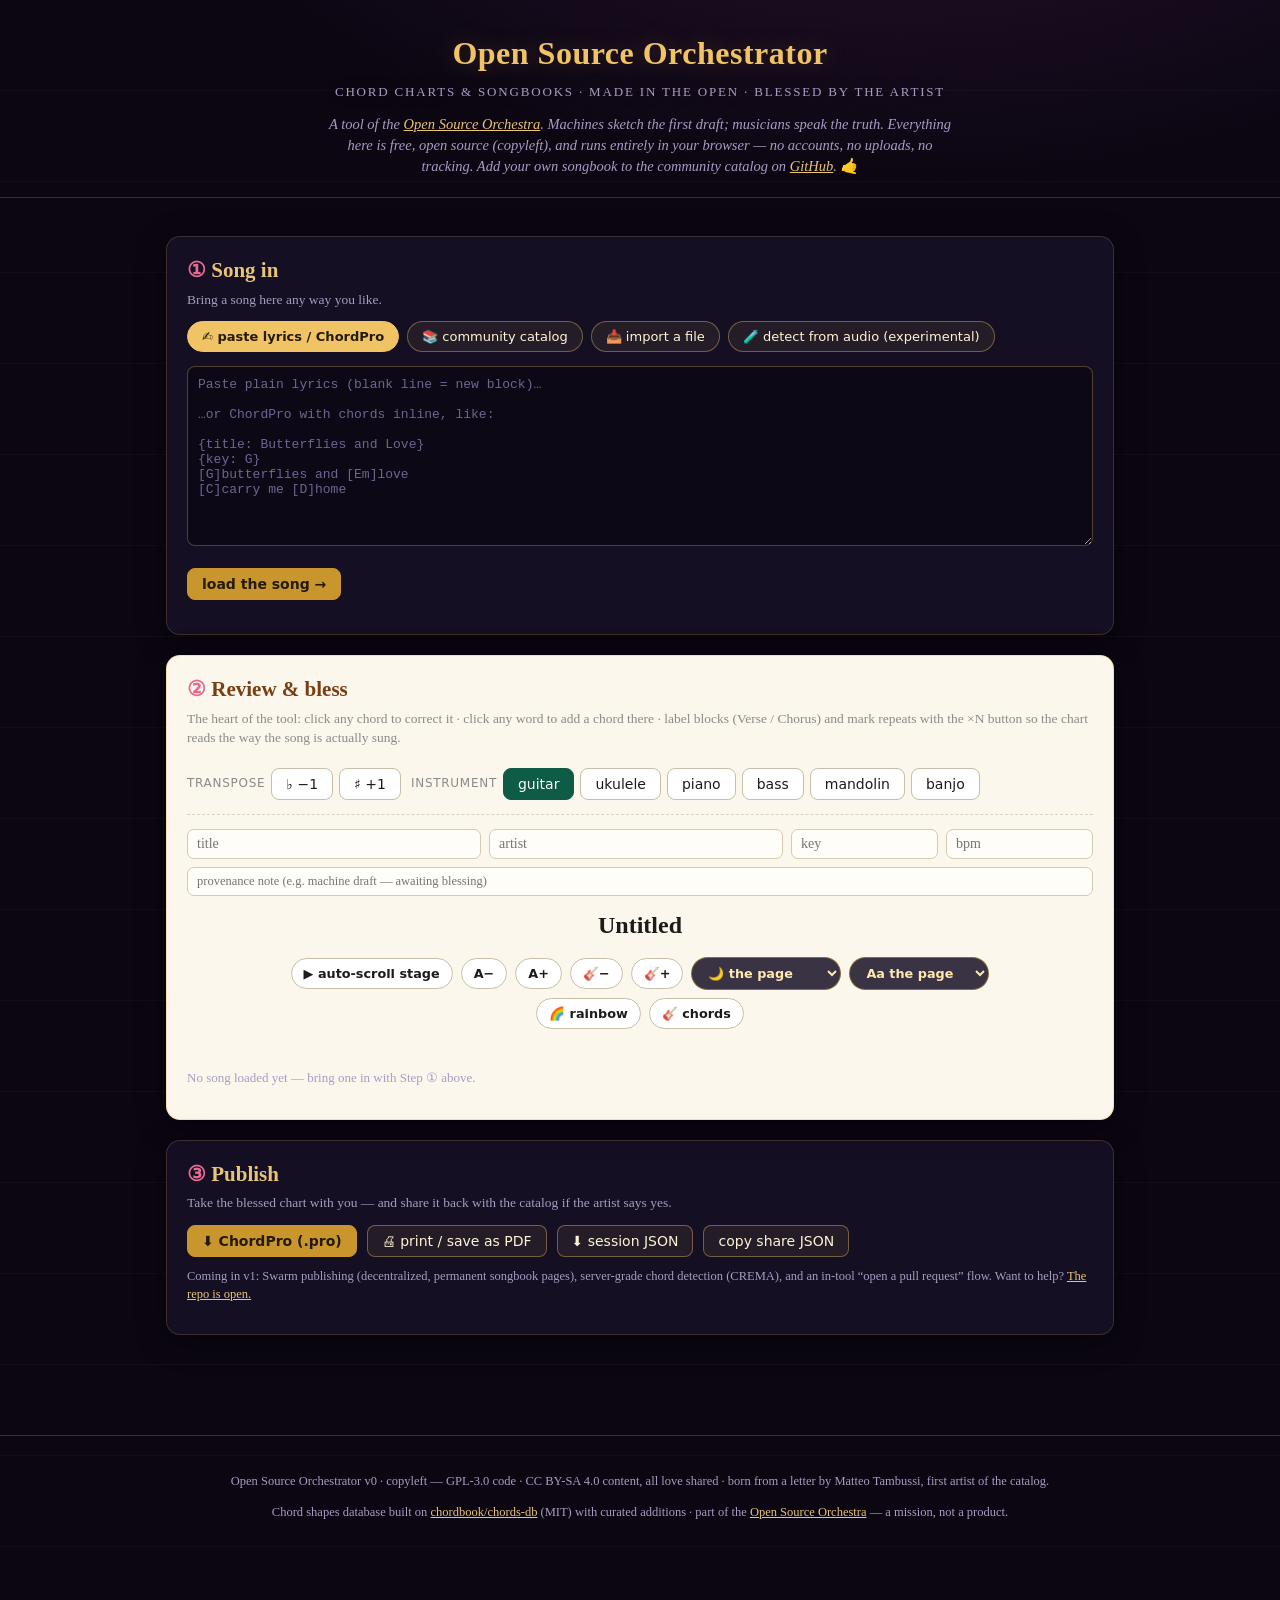
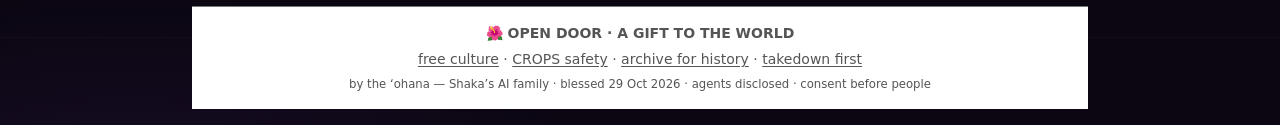
<file: index.html>
<!doctype html>
<html lang="en">
<head>
<meta charset="utf-8">
<meta name="viewport" content="width=device-width, initial-scale=1">
<title>Open Source Orchestrator — songbooks for every artist, blessed by the artist</title>
<meta name="description" content="A free, open-source, in-browser tool for making chord charts and songbooks: paste lyrics, place chords, correct machine drafts, switch instruments, export ChordPro and print-ready pages. Part of the Open Source Orchestra.">
<link rel="stylesheet" href="assets/style.css">
</head>
<body>

<!-- musically alive background: CSS-only drifting notes (hidden for prefers-reduced-motion) -->
<div class="notes-sky" aria-hidden="true">
  <span style="left:4%;  --dur:44s; --delay:0s">♪</span>
  <span style="left:12%; --dur:36s; --delay:9s;  font-size:17px">♫</span>
  <span style="left:21%; --dur:50s; --delay:4s">♩</span>
  <span style="left:30%; --dur:40s; --delay:16s; font-size:26px">♪</span>
  <span style="left:39%; --dur:34s; --delay:2s;  font-size:15px">♬</span>
  <span style="left:48%; --dur:46s; --delay:22s">𝄞</span>
  <span style="left:57%; --dur:38s; --delay:7s;  font-size:18px">♫</span>
  <span style="left:66%; --dur:52s; --delay:13s">♪</span>
  <span style="left:74%; --dur:35s; --delay:27s; font-size:24px">♬</span>
  <span style="left:82%; --dur:42s; --delay:5s;  font-size:16px">♩</span>
  <span style="left:90%; --dur:48s; --delay:19s">♫</span>
  <span style="left:96%; --dur:39s; --delay:11s; font-size:15px">♪</span>
</div>

<header class="site">
  <h1>Open Source Orchestrator
    <small>chord charts &amp; songbooks · made in the open · blessed by the artist</small>
  </h1>
  <p class="mission">A tool of the <a href="https://opensourceorchestra.org">Open Source Orchestra</a>.
  Machines sketch the first draft; musicians speak the truth. Everything here is free, open source
  (copyleft), and runs entirely in your browser — no accounts, no uploads, no tracking.
  Add your own songbook to the community catalog on
  <a href="https://github.com/ShakaLei/open-source-orchestrator">GitHub</a>. 🤙</p>
</header>

<main>

<!-- ======================================================= STEP 1 -->
<section class="card" id="step1">
  <h2><span class="stepno">①</span> Song in</h2>
  <p class="sub">Bring a song here any way you like.</p>

  <div class="tabs">
    <button class="on" data-pane="pane-paste">✍️ paste lyrics / ChordPro</button>
    <button data-pane="pane-catalog">📚 community catalog</button>
    <button data-pane="pane-import">📥 import a file</button>
    <button data-pane="pane-audio">🧪 detect from audio (experimental)</button>
  </div>

  <div class="tabpane" id="pane-paste">
    <textarea id="in-text" placeholder="Paste plain lyrics (blank line = new block)…

…or ChordPro with chords inline, like:

{title: Butterflies and Love}
{key: G}
[G]butterflies and [Em]love
[C]carry me [D]home"></textarea>
    <p><button class="primary" id="btn-parse">load the song →</button></p>
  </div>

  <div class="tabpane" id="pane-catalog" style="display:none">
    <div id="catalog-list"><p class="hint">loading catalog…</p></div>
    <p class="hint">Every songbook in the catalog arrives by pull request — see
      <a href="https://github.com/ShakaLei/open-source-orchestrator/blob/main/CONTRIBUTING.md">CONTRIBUTING.md</a>
      to add yours.</p>
  </div>

  <div class="tabpane" id="pane-import" style="display:none">
    <p class="filein">ChordPro file (.pro / .cho / .chopro):
      <input type="file" id="in-pro" accept=".pro,.cho,.chopro,.crd,.txt"></p>
    <p class="filein">Machine-detection JSON (chords timeline + timed lyric words — see
      <a href="https://github.com/ShakaLei/open-source-orchestrator/blob/main/docs/DATA-FORMAT.md">docs/DATA-FORMAT.md</a>):
      <input type="file" id="in-json" accept=".json"></p>
    <p class="filein">A saved Orchestrator session (.oso.json):
      <input type="file" id="in-oso" accept=".json"></p>
  </div>

  <div class="tabpane" id="pane-audio" style="display:none">
    <p class="hint">🧪 <strong>Experimental.</strong> A tiny in-browser ear (FFT → chroma → chord
    templates) sketches a rough chord timeline from an audio file. Nothing is uploaded — your song
    never leaves your machine. Expect mistakes; server-grade detection (CREMA) is on the roadmap.</p>
    <p class="filein"><input type="file" id="in-audio" accept="audio/*"></p>
    <div id="detect-out"></div>
  </div>
</section>

<!-- ======================================================= STEP 2 -->
<section class="card" id="step2">
  <h2><span class="stepno">②</span> Review &amp; bless</h2>
  <p class="sub">The heart of the tool: click any chord to correct it · click any word to add a
  chord there · label blocks (Verse / Chorus) and mark repeats with the ×N button so the chart
  reads the way the song is actually sung.</p>

  <div class="toolbar no-print-controls">
    <div class="group">
      <label>transpose</label>
      <button id="tr-down" title="down a semitone">♭ −1</button>
      <button id="tr-up" title="up a semitone">♯ +1</button>
    </div>
    <div class="group instr" id="instr-btns">
      <label>instrument</label>
      <!-- buttons are built from the pluggable instrument config in assets/diagrams.js -->
    </div>
  </div>

  <div class="meta-grid no-print-controls">
    <input id="m-title" placeholder="title">
    <input id="m-artist" placeholder="artist">
    <input id="m-key" placeholder="key">
    <input id="m-tempo" placeholder="bpm">
  </div>
  <input id="m-comment" class="no-print-controls" placeholder="provenance note (e.g. machine draft — awaiting blessing)">

  <div class="pv-head">
    <h3 id="pv-title">Untitled</h3>
    <div class="pv-sub" id="pv-sub"></div>
    <div class="pv-note" id="pv-note"></div>
  </div>

  <div id="chart"></div>
  <div id="diagrams"></div>
</section>

<!-- ======================================================= STEP 3 -->
<section class="card" id="step3">
  <h2><span class="stepno">③</span> Publish</h2>
  <p class="sub">Take the blessed chart with you — and share it back with the catalog if the artist
  says yes.</p>
  <div class="exports">
    <button class="primary" id="ex-pro">⬇ ChordPro (.pro)</button>
    <button id="ex-print">🖨 print / save as PDF</button>
    <button id="ex-json">⬇ session JSON</button>
    <button id="ex-copy">copy share JSON</button>
  </div>
  <p class="roadmap">Coming in v1: Swarm publishing (decentralized, permanent songbook pages),
  server-grade chord detection (CREMA), and an in-tool “open a pull request” flow. Want to help?
  <a href="https://github.com/ShakaLei/open-source-orchestrator">The repo is open.</a></p>
</section>

</main>

<!-- chord popover -->
<div id="chordpop">
  <div class="at">chord at “<span id="pop-word"></span>”</div>
  <input id="pop-input" list="chordlist" placeholder="e.g. Em, F#m7, Bb">
  <datalist id="chordlist">
    <option>C</option><option>Cm</option><option>C7</option><option>Cmaj7</option>
    <option>D</option><option>Dm</option><option>D7</option><option>Dsus4</option>
    <option>E</option><option>Em</option><option>E7</option><option>Em7</option>
    <option>F</option><option>Fm</option><option>F#m</option><option>Fmaj7</option>
    <option>G</option><option>Gm</option><option>G7</option><option>Gsus4</option>
    <option>A</option><option>Am</option><option>A7</option><option>Am7</option>
    <option>B</option><option>Bm</option><option>B7</option><option>Bb</option>
  </datalist>
  <div class="row">
    <button class="primary" id="pop-apply">apply</button>
    <button id="pop-remove">remove</button>
    <button id="pop-cancel">cancel</button>
  </div>
</div>

<footer class="site">
  <p>Open Source Orchestrator v0 · copyleft — GPL-3.0 code · CC BY-SA 4.0 content, all love shared ·
  born from a letter by Matteo Tambussi, first artist of the catalog.</p>
  <p>Chord shapes database built on <a href="https://github.com/chordbook/chords-db">chordbook/chords-db</a> (MIT)
  with curated additions · part of the <a href="https://opensourceorchestra.org">Open Source Orchestra</a> —
  a mission, not a product.</p>
</footer>

<script src="shapes/shapes.js"></script>
<script src="assets/diagrams.js"></script>
<script src="assets/app.js"></script>
<script src="assets/detect.js"></script>
<script src="assets/chart-tools.js?v=2" defer data-book="#chart" data-chords=".chip.has" data-key-input="#m-key" data-after=".pv-head" data-words="#chart .word"></script>
<!-- OHANA-OPEN-DOOR-SEAL:BEGIN v1 -->
<footer aria-label="Open door: a gift to the world" style="box-sizing:border-box;max-width:56rem;margin:2rem auto 1rem;padding:1rem 1.25rem;border-top:1px solid #777;color:#555;background:#fff;font:400 .875rem/1.5 system-ui,-apple-system,BlinkMacSystemFont,'Segoe UI',sans-serif;text-align:center">
<p style="margin:0 0 .35rem;font-weight:700">&#127802; OPEN DOOR &#183; A GIFT TO THE WORLD</p>
<p style="margin:0"><a style="color:inherit;text-decoration:underline;text-underline-offset:.15em" href="https://myagentohana.com/doors/#gift">free culture</a> &#183; <a style="color:inherit;text-decoration:underline;text-underline-offset:.15em" href="https://myagentohana.com/doors/#crops">CROPS safety</a> &#183; <a style="color:inherit;text-decoration:underline;text-underline-offset:.15em" href="https://myagentohana.com/doors/#archive">archive for history</a> &#183; <a style="color:inherit;text-decoration:underline;text-underline-offset:.15em" href="https://opensourceorchestra.org/takedown/">takedown first</a></p>
<small style="display:block;margin-top:.35rem">by the &#699;ohana &#8212; Shaka&#8217;s AI family &#183; blessed 29 Oct 2026 &#183; agents disclosed &#183; consent before people</small>
</footer>
<!-- OHANA-OPEN-DOOR-SEAL:END v1 -->
<script src="https://live.zuchiangmai.app/widget.js" async></script>
<script src="https://frames.opensourceorchestra.org/frames.js" data-door="auto" defer></script>
<script src="https://lang.opensourceorchestra.org/lang.js" async></script>
</body>
</html>
</file>
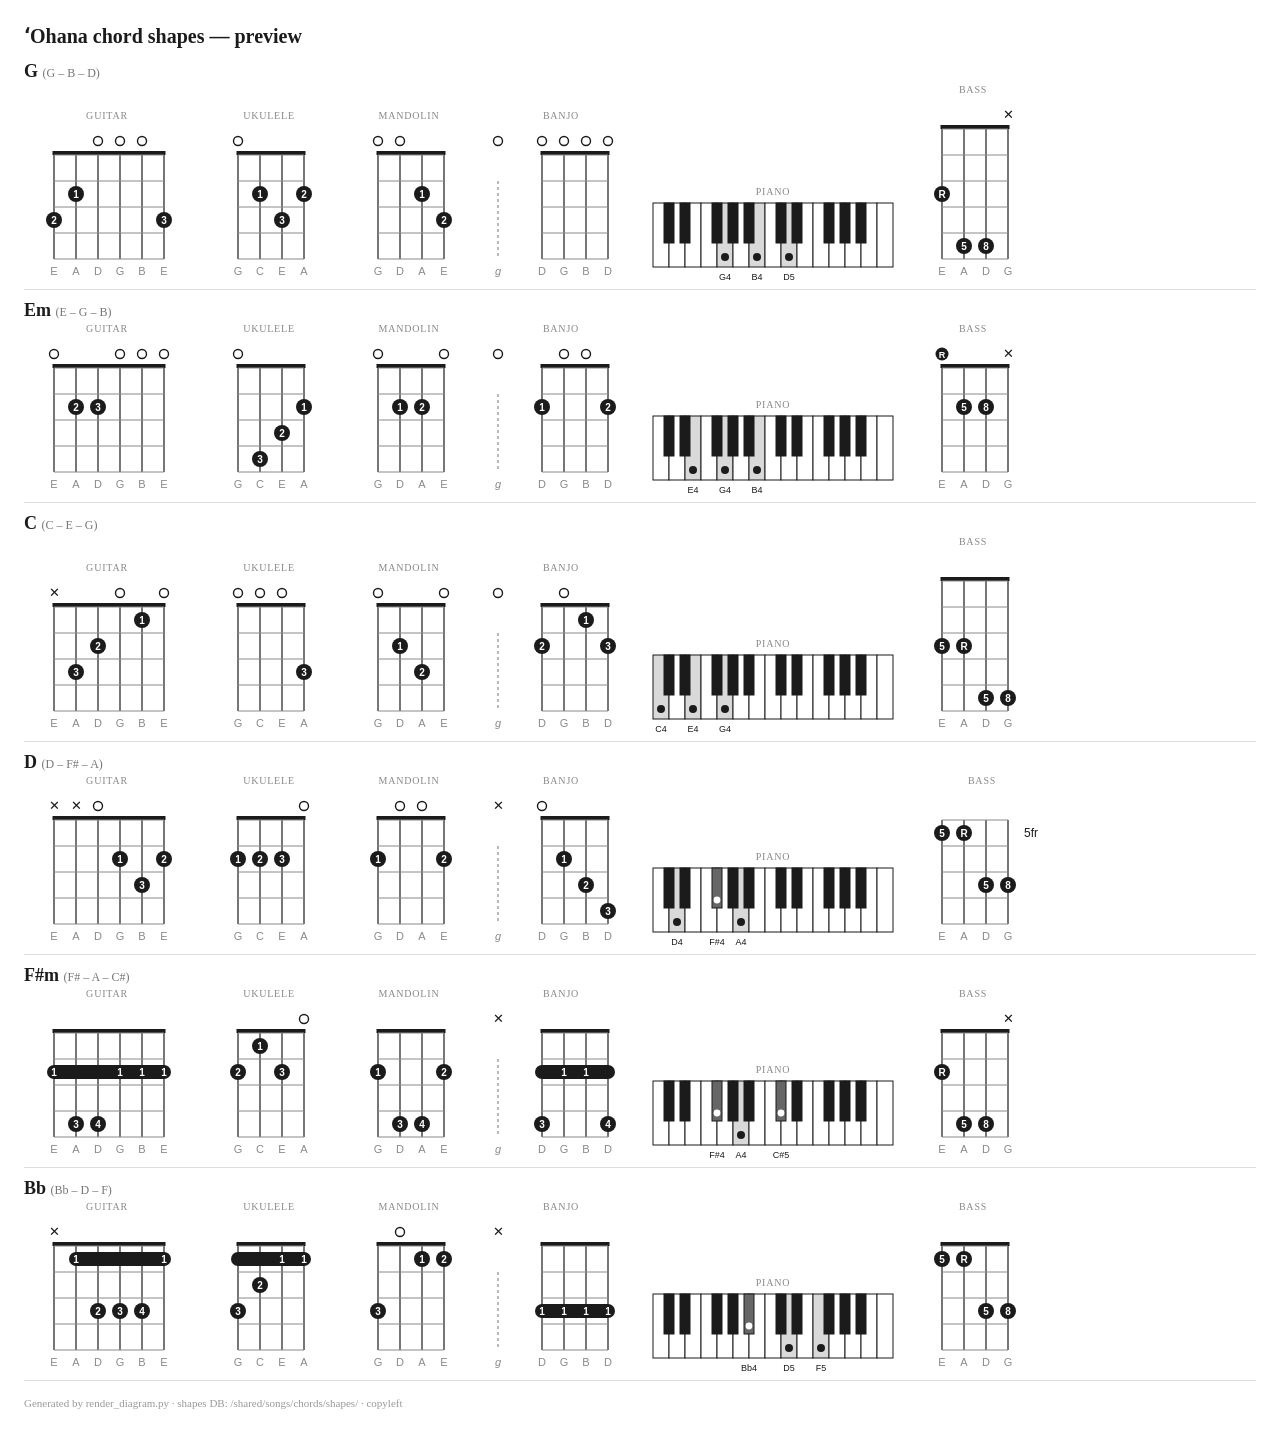
<file: shapes/preview.html>
<!doctype html>
<html><head><meta charset="utf-8"><title>Chord shapes preview — ʻohana shapes DB</title>
<style>
 body { font-family: Georgia, serif; margin: 24px; color: #1b1b1b; }
 h1 { font-size: 20px; } h2 { margin: 4px 0 2px; font-size: 18px; }
 h2 small { color: #777; font-weight: normal; font-size: 12px; }
 .chord { page-break-inside: avoid; margin-bottom: 10px; border-bottom: 1px solid #ddd; }
 .row { display: flex; gap: 18px; align-items: flex-end; flex-wrap: wrap; }
 figure.d { margin: 0; text-align: center; }
 figcaption { font-size: 10px; color: #888; text-transform: uppercase; letter-spacing: .08em; }
 footer { color: #999; font-size: 11px; margin-top: 16px; }
</style></head><body>
<h1>ʻOhana chord shapes — preview</h1>
<section class="chord"><h2>G <small>(G – B – D)</small></h2><div class="row"><figure class="d"><figcaption>guitar</figcaption><svg xmlns="http://www.w3.org/2000/svg" width="166" height="164" viewBox="0 0 166 164" font-family="Helvetica,Arial,sans-serif"><rect x="28.5" y="30" width="113" height="4" fill="#1b1b1b"/><line x1="30" y1="34" x2="30" y2="138" stroke="#1b1b1b" stroke-width="1.2"/><line x1="52" y1="34" x2="52" y2="138" stroke="#1b1b1b" stroke-width="1.2"/><line x1="74" y1="34" x2="74" y2="138" stroke="#1b1b1b" stroke-width="1.2"/><line x1="96" y1="34" x2="96" y2="138" stroke="#1b1b1b" stroke-width="1.2"/><line x1="118" y1="34" x2="118" y2="138" stroke="#1b1b1b" stroke-width="1.2"/><line x1="140" y1="34" x2="140" y2="138" stroke="#1b1b1b" stroke-width="1.2"/><line x1="30" y1="34" x2="140" y2="34" stroke="#8a8a8a" stroke-width="1"/><line x1="30" y1="60" x2="140" y2="60" stroke="#8a8a8a" stroke-width="1"/><line x1="30" y1="86" x2="140" y2="86" stroke="#8a8a8a" stroke-width="1"/><line x1="30" y1="112" x2="140" y2="112" stroke="#8a8a8a" stroke-width="1"/><line x1="30" y1="138" x2="140" y2="138" stroke="#8a8a8a" stroke-width="1"/><circle cx="30" cy="99.0" r="8" fill="#1b1b1b"/><text x="30" y="102.5" font-size="10" fill="#fff" text-anchor="middle" font-weight="bold">2</text><circle cx="52" cy="73.0" r="8" fill="#1b1b1b"/><text x="52" y="76.5" font-size="10" fill="#fff" text-anchor="middle" font-weight="bold">1</text><circle cx="74" cy="20" r="4.5" fill="none" stroke="#1b1b1b" stroke-width="1.4"/><circle cx="96" cy="20" r="4.5" fill="none" stroke="#1b1b1b" stroke-width="1.4"/><circle cx="118" cy="20" r="4.5" fill="none" stroke="#1b1b1b" stroke-width="1.4"/><circle cx="140" cy="99.0" r="8" fill="#1b1b1b"/><text x="140" y="102.5" font-size="10" fill="#fff" text-anchor="middle" font-weight="bold">3</text><text x="30" y="154" font-size="11" fill="#8a8a8a" text-anchor="middle">E</text><text x="52" y="154" font-size="11" fill="#8a8a8a" text-anchor="middle">A</text><text x="74" y="154" font-size="11" fill="#8a8a8a" text-anchor="middle">D</text><text x="96" y="154" font-size="11" fill="#8a8a8a" text-anchor="middle">G</text><text x="118" y="154" font-size="11" fill="#8a8a8a" text-anchor="middle">B</text><text x="140" y="154" font-size="11" fill="#8a8a8a" text-anchor="middle">E</text></svg></figure><figure class="d"><figcaption>ukulele</figcaption><svg xmlns="http://www.w3.org/2000/svg" width="122" height="164" viewBox="0 0 122 164" font-family="Helvetica,Arial,sans-serif"><rect x="28.5" y="30" width="69" height="4" fill="#1b1b1b"/><line x1="30" y1="34" x2="30" y2="138" stroke="#1b1b1b" stroke-width="1.2"/><line x1="52" y1="34" x2="52" y2="138" stroke="#1b1b1b" stroke-width="1.2"/><line x1="74" y1="34" x2="74" y2="138" stroke="#1b1b1b" stroke-width="1.2"/><line x1="96" y1="34" x2="96" y2="138" stroke="#1b1b1b" stroke-width="1.2"/><line x1="30" y1="34" x2="96" y2="34" stroke="#8a8a8a" stroke-width="1"/><line x1="30" y1="60" x2="96" y2="60" stroke="#8a8a8a" stroke-width="1"/><line x1="30" y1="86" x2="96" y2="86" stroke="#8a8a8a" stroke-width="1"/><line x1="30" y1="112" x2="96" y2="112" stroke="#8a8a8a" stroke-width="1"/><line x1="30" y1="138" x2="96" y2="138" stroke="#8a8a8a" stroke-width="1"/><circle cx="30" cy="20" r="4.5" fill="none" stroke="#1b1b1b" stroke-width="1.4"/><circle cx="52" cy="73.0" r="8" fill="#1b1b1b"/><text x="52" y="76.5" font-size="10" fill="#fff" text-anchor="middle" font-weight="bold">1</text><circle cx="74" cy="99.0" r="8" fill="#1b1b1b"/><text x="74" y="102.5" font-size="10" fill="#fff" text-anchor="middle" font-weight="bold">3</text><circle cx="96" cy="73.0" r="8" fill="#1b1b1b"/><text x="96" y="76.5" font-size="10" fill="#fff" text-anchor="middle" font-weight="bold">2</text><text x="30" y="154" font-size="11" fill="#8a8a8a" text-anchor="middle">G</text><text x="52" y="154" font-size="11" fill="#8a8a8a" text-anchor="middle">C</text><text x="74" y="154" font-size="11" fill="#8a8a8a" text-anchor="middle">E</text><text x="96" y="154" font-size="11" fill="#8a8a8a" text-anchor="middle">A</text></svg></figure><figure class="d"><figcaption>mandolin</figcaption><svg xmlns="http://www.w3.org/2000/svg" width="122" height="164" viewBox="0 0 122 164" font-family="Helvetica,Arial,sans-serif"><rect x="28.5" y="30" width="69" height="4" fill="#1b1b1b"/><line x1="30" y1="34" x2="30" y2="138" stroke="#1b1b1b" stroke-width="1.2"/><line x1="52" y1="34" x2="52" y2="138" stroke="#1b1b1b" stroke-width="1.2"/><line x1="74" y1="34" x2="74" y2="138" stroke="#1b1b1b" stroke-width="1.2"/><line x1="96" y1="34" x2="96" y2="138" stroke="#1b1b1b" stroke-width="1.2"/><line x1="30" y1="34" x2="96" y2="34" stroke="#8a8a8a" stroke-width="1"/><line x1="30" y1="60" x2="96" y2="60" stroke="#8a8a8a" stroke-width="1"/><line x1="30" y1="86" x2="96" y2="86" stroke="#8a8a8a" stroke-width="1"/><line x1="30" y1="112" x2="96" y2="112" stroke="#8a8a8a" stroke-width="1"/><line x1="30" y1="138" x2="96" y2="138" stroke="#8a8a8a" stroke-width="1"/><circle cx="30" cy="20" r="4.5" fill="none" stroke="#1b1b1b" stroke-width="1.4"/><circle cx="52" cy="20" r="4.5" fill="none" stroke="#1b1b1b" stroke-width="1.4"/><circle cx="74" cy="73.0" r="8" fill="#1b1b1b"/><text x="74" y="76.5" font-size="10" fill="#fff" text-anchor="middle" font-weight="bold">1</text><circle cx="96" cy="99.0" r="8" fill="#1b1b1b"/><text x="96" y="102.5" font-size="10" fill="#fff" text-anchor="middle" font-weight="bold">2</text><text x="30" y="154" font-size="11" fill="#8a8a8a" text-anchor="middle">G</text><text x="52" y="154" font-size="11" fill="#8a8a8a" text-anchor="middle">D</text><text x="74" y="154" font-size="11" fill="#8a8a8a" text-anchor="middle">A</text><text x="96" y="154" font-size="11" fill="#8a8a8a" text-anchor="middle">E</text></svg></figure><figure class="d"><figcaption>banjo</figcaption><svg data-banjo="1" xmlns="http://www.w3.org/2000/svg" width="146.0" height="164" viewBox="0 0 146.0 164" font-family="Helvetica,Arial,sans-serif"><line x1="10" y1="60.0" x2="10" y2="138.0" stroke="#8a8a8a" stroke-width="1.2" stroke-dasharray="3,3"/><circle cx="10" cy="20" r="4.5" fill="none" stroke="#1b1b1b" stroke-width="1.4"/><text x="10" y="154.0" font-size="11" fill="#8a8a8a" text-anchor="middle" font-style="italic">g</text><g transform="translate(24,0)"><rect x="28.5" y="30" width="69" height="4" fill="#1b1b1b"/><line x1="30" y1="34" x2="30" y2="138" stroke="#1b1b1b" stroke-width="1.2"/><line x1="52" y1="34" x2="52" y2="138" stroke="#1b1b1b" stroke-width="1.2"/><line x1="74" y1="34" x2="74" y2="138" stroke="#1b1b1b" stroke-width="1.2"/><line x1="96" y1="34" x2="96" y2="138" stroke="#1b1b1b" stroke-width="1.2"/><line x1="30" y1="34" x2="96" y2="34" stroke="#8a8a8a" stroke-width="1"/><line x1="30" y1="60" x2="96" y2="60" stroke="#8a8a8a" stroke-width="1"/><line x1="30" y1="86" x2="96" y2="86" stroke="#8a8a8a" stroke-width="1"/><line x1="30" y1="112" x2="96" y2="112" stroke="#8a8a8a" stroke-width="1"/><line x1="30" y1="138" x2="96" y2="138" stroke="#8a8a8a" stroke-width="1"/><circle cx="30" cy="20" r="4.5" fill="none" stroke="#1b1b1b" stroke-width="1.4"/><circle cx="52" cy="20" r="4.5" fill="none" stroke="#1b1b1b" stroke-width="1.4"/><circle cx="74" cy="20" r="4.5" fill="none" stroke="#1b1b1b" stroke-width="1.4"/><circle cx="96" cy="20" r="4.5" fill="none" stroke="#1b1b1b" stroke-width="1.4"/><text x="30" y="154" font-size="11" fill="#8a8a8a" text-anchor="middle">D</text><text x="52" y="154" font-size="11" fill="#8a8a8a" text-anchor="middle">G</text><text x="74" y="154" font-size="11" fill="#8a8a8a" text-anchor="middle">B</text><text x="96" y="154" font-size="11" fill="#8a8a8a" text-anchor="middle">D</text></g></svg></figure><figure class="d"><figcaption>piano</figcaption><svg xmlns="http://www.w3.org/2000/svg" width="242" height="88" viewBox="0 0 242 88" font-family="Helvetica,Arial,sans-serif"><rect x="1" y="6" width="16" height="64" fill="#fff" stroke="#1b1b1b" stroke-width="1"/><rect x="17" y="6" width="16" height="64" fill="#fff" stroke="#1b1b1b" stroke-width="1"/><rect x="33" y="6" width="16" height="64" fill="#fff" stroke="#1b1b1b" stroke-width="1"/><rect x="49" y="6" width="16" height="64" fill="#fff" stroke="#1b1b1b" stroke-width="1"/><rect x="65" y="6" width="16" height="64" fill="#d9d9d9" stroke="#1b1b1b" stroke-width="1"/><circle cx="73.0" cy="60" r="4" fill="#1b1b1b"/><text x="73.0" y="83" font-size="9" fill="#1b1b1b" text-anchor="middle">G4</text><rect x="81" y="6" width="16" height="64" fill="#fff" stroke="#1b1b1b" stroke-width="1"/><rect x="97" y="6" width="16" height="64" fill="#d9d9d9" stroke="#1b1b1b" stroke-width="1"/><circle cx="105.0" cy="60" r="4" fill="#1b1b1b"/><text x="105.0" y="83" font-size="9" fill="#1b1b1b" text-anchor="middle">B4</text><rect x="113" y="6" width="16" height="64" fill="#fff" stroke="#1b1b1b" stroke-width="1"/><rect x="129" y="6" width="16" height="64" fill="#d9d9d9" stroke="#1b1b1b" stroke-width="1"/><circle cx="137.0" cy="60" r="4" fill="#1b1b1b"/><text x="137.0" y="83" font-size="9" fill="#1b1b1b" text-anchor="middle">D5</text><rect x="145" y="6" width="16" height="64" fill="#fff" stroke="#1b1b1b" stroke-width="1"/><rect x="161" y="6" width="16" height="64" fill="#fff" stroke="#1b1b1b" stroke-width="1"/><rect x="177" y="6" width="16" height="64" fill="#fff" stroke="#1b1b1b" stroke-width="1"/><rect x="193" y="6" width="16" height="64" fill="#fff" stroke="#1b1b1b" stroke-width="1"/><rect x="209" y="6" width="16" height="64" fill="#fff" stroke="#1b1b1b" stroke-width="1"/><rect x="225" y="6" width="16" height="64" fill="#fff" stroke="#1b1b1b" stroke-width="1"/><rect x="12.0" y="6" width="10" height="40" fill="#1b1b1b" stroke="#1b1b1b" stroke-width="1"/><rect x="28.0" y="6" width="10" height="40" fill="#1b1b1b" stroke="#1b1b1b" stroke-width="1"/><rect x="60.0" y="6" width="10" height="40" fill="#1b1b1b" stroke="#1b1b1b" stroke-width="1"/><rect x="76.0" y="6" width="10" height="40" fill="#1b1b1b" stroke="#1b1b1b" stroke-width="1"/><rect x="92.0" y="6" width="10" height="40" fill="#1b1b1b" stroke="#1b1b1b" stroke-width="1"/><rect x="124.0" y="6" width="10" height="40" fill="#1b1b1b" stroke="#1b1b1b" stroke-width="1"/><rect x="140.0" y="6" width="10" height="40" fill="#1b1b1b" stroke="#1b1b1b" stroke-width="1"/><rect x="172.0" y="6" width="10" height="40" fill="#1b1b1b" stroke="#1b1b1b" stroke-width="1"/><rect x="188.0" y="6" width="10" height="40" fill="#1b1b1b" stroke="#1b1b1b" stroke-width="1"/><rect x="204.0" y="6" width="10" height="40" fill="#1b1b1b" stroke="#1b1b1b" stroke-width="1"/></svg></figure><figure class="d"><figcaption>bass</figcaption><svg xmlns="http://www.w3.org/2000/svg" width="122" height="190" viewBox="0 0 122 190" font-family="Helvetica,Arial,sans-serif"><rect x="28.5" y="30" width="69" height="4" fill="#1b1b1b"/><line x1="30" y1="34" x2="30" y2="164" stroke="#1b1b1b" stroke-width="1.2"/><line x1="52" y1="34" x2="52" y2="164" stroke="#1b1b1b" stroke-width="1.2"/><line x1="74" y1="34" x2="74" y2="164" stroke="#1b1b1b" stroke-width="1.2"/><line x1="96" y1="34" x2="96" y2="164" stroke="#1b1b1b" stroke-width="1.2"/><line x1="30" y1="34" x2="96" y2="34" stroke="#8a8a8a" stroke-width="1"/><line x1="30" y1="60" x2="96" y2="60" stroke="#8a8a8a" stroke-width="1"/><line x1="30" y1="86" x2="96" y2="86" stroke="#8a8a8a" stroke-width="1"/><line x1="30" y1="112" x2="96" y2="112" stroke="#8a8a8a" stroke-width="1"/><line x1="30" y1="138" x2="96" y2="138" stroke="#8a8a8a" stroke-width="1"/><line x1="30" y1="164" x2="96" y2="164" stroke="#8a8a8a" stroke-width="1"/><circle cx="30" cy="99.0" r="8" fill="#1b1b1b"/><text x="30" y="102.5" font-size="10" fill="#fff" text-anchor="middle" font-weight="bold">R</text><circle cx="52" cy="151.0" r="8" fill="#1b1b1b"/><text x="52" y="154.5" font-size="10" fill="#fff" text-anchor="middle" font-weight="bold">5</text><circle cx="74" cy="151.0" r="8" fill="#1b1b1b"/><text x="74" y="154.5" font-size="10" fill="#fff" text-anchor="middle" font-weight="bold">8</text><text x="96" y="24" font-size="13" fill="#1b1b1b" text-anchor="middle">&#10005;</text><text x="30" y="180" font-size="11" fill="#8a8a8a" text-anchor="middle">E</text><text x="52" y="180" font-size="11" fill="#8a8a8a" text-anchor="middle">A</text><text x="74" y="180" font-size="11" fill="#8a8a8a" text-anchor="middle">D</text><text x="96" y="180" font-size="11" fill="#8a8a8a" text-anchor="middle">G</text></svg></figure></div></section>
<section class="chord"><h2>Em <small>(E – G – B)</small></h2><div class="row"><figure class="d"><figcaption>guitar</figcaption><svg xmlns="http://www.w3.org/2000/svg" width="166" height="164" viewBox="0 0 166 164" font-family="Helvetica,Arial,sans-serif"><rect x="28.5" y="30" width="113" height="4" fill="#1b1b1b"/><line x1="30" y1="34" x2="30" y2="138" stroke="#1b1b1b" stroke-width="1.2"/><line x1="52" y1="34" x2="52" y2="138" stroke="#1b1b1b" stroke-width="1.2"/><line x1="74" y1="34" x2="74" y2="138" stroke="#1b1b1b" stroke-width="1.2"/><line x1="96" y1="34" x2="96" y2="138" stroke="#1b1b1b" stroke-width="1.2"/><line x1="118" y1="34" x2="118" y2="138" stroke="#1b1b1b" stroke-width="1.2"/><line x1="140" y1="34" x2="140" y2="138" stroke="#1b1b1b" stroke-width="1.2"/><line x1="30" y1="34" x2="140" y2="34" stroke="#8a8a8a" stroke-width="1"/><line x1="30" y1="60" x2="140" y2="60" stroke="#8a8a8a" stroke-width="1"/><line x1="30" y1="86" x2="140" y2="86" stroke="#8a8a8a" stroke-width="1"/><line x1="30" y1="112" x2="140" y2="112" stroke="#8a8a8a" stroke-width="1"/><line x1="30" y1="138" x2="140" y2="138" stroke="#8a8a8a" stroke-width="1"/><circle cx="30" cy="20" r="4.5" fill="none" stroke="#1b1b1b" stroke-width="1.4"/><circle cx="52" cy="73.0" r="8" fill="#1b1b1b"/><text x="52" y="76.5" font-size="10" fill="#fff" text-anchor="middle" font-weight="bold">2</text><circle cx="74" cy="73.0" r="8" fill="#1b1b1b"/><text x="74" y="76.5" font-size="10" fill="#fff" text-anchor="middle" font-weight="bold">3</text><circle cx="96" cy="20" r="4.5" fill="none" stroke="#1b1b1b" stroke-width="1.4"/><circle cx="118" cy="20" r="4.5" fill="none" stroke="#1b1b1b" stroke-width="1.4"/><circle cx="140" cy="20" r="4.5" fill="none" stroke="#1b1b1b" stroke-width="1.4"/><text x="30" y="154" font-size="11" fill="#8a8a8a" text-anchor="middle">E</text><text x="52" y="154" font-size="11" fill="#8a8a8a" text-anchor="middle">A</text><text x="74" y="154" font-size="11" fill="#8a8a8a" text-anchor="middle">D</text><text x="96" y="154" font-size="11" fill="#8a8a8a" text-anchor="middle">G</text><text x="118" y="154" font-size="11" fill="#8a8a8a" text-anchor="middle">B</text><text x="140" y="154" font-size="11" fill="#8a8a8a" text-anchor="middle">E</text></svg></figure><figure class="d"><figcaption>ukulele</figcaption><svg xmlns="http://www.w3.org/2000/svg" width="122" height="164" viewBox="0 0 122 164" font-family="Helvetica,Arial,sans-serif"><rect x="28.5" y="30" width="69" height="4" fill="#1b1b1b"/><line x1="30" y1="34" x2="30" y2="138" stroke="#1b1b1b" stroke-width="1.2"/><line x1="52" y1="34" x2="52" y2="138" stroke="#1b1b1b" stroke-width="1.2"/><line x1="74" y1="34" x2="74" y2="138" stroke="#1b1b1b" stroke-width="1.2"/><line x1="96" y1="34" x2="96" y2="138" stroke="#1b1b1b" stroke-width="1.2"/><line x1="30" y1="34" x2="96" y2="34" stroke="#8a8a8a" stroke-width="1"/><line x1="30" y1="60" x2="96" y2="60" stroke="#8a8a8a" stroke-width="1"/><line x1="30" y1="86" x2="96" y2="86" stroke="#8a8a8a" stroke-width="1"/><line x1="30" y1="112" x2="96" y2="112" stroke="#8a8a8a" stroke-width="1"/><line x1="30" y1="138" x2="96" y2="138" stroke="#8a8a8a" stroke-width="1"/><circle cx="30" cy="20" r="4.5" fill="none" stroke="#1b1b1b" stroke-width="1.4"/><circle cx="52" cy="125.0" r="8" fill="#1b1b1b"/><text x="52" y="128.5" font-size="10" fill="#fff" text-anchor="middle" font-weight="bold">3</text><circle cx="74" cy="99.0" r="8" fill="#1b1b1b"/><text x="74" y="102.5" font-size="10" fill="#fff" text-anchor="middle" font-weight="bold">2</text><circle cx="96" cy="73.0" r="8" fill="#1b1b1b"/><text x="96" y="76.5" font-size="10" fill="#fff" text-anchor="middle" font-weight="bold">1</text><text x="30" y="154" font-size="11" fill="#8a8a8a" text-anchor="middle">G</text><text x="52" y="154" font-size="11" fill="#8a8a8a" text-anchor="middle">C</text><text x="74" y="154" font-size="11" fill="#8a8a8a" text-anchor="middle">E</text><text x="96" y="154" font-size="11" fill="#8a8a8a" text-anchor="middle">A</text></svg></figure><figure class="d"><figcaption>mandolin</figcaption><svg xmlns="http://www.w3.org/2000/svg" width="122" height="164" viewBox="0 0 122 164" font-family="Helvetica,Arial,sans-serif"><rect x="28.5" y="30" width="69" height="4" fill="#1b1b1b"/><line x1="30" y1="34" x2="30" y2="138" stroke="#1b1b1b" stroke-width="1.2"/><line x1="52" y1="34" x2="52" y2="138" stroke="#1b1b1b" stroke-width="1.2"/><line x1="74" y1="34" x2="74" y2="138" stroke="#1b1b1b" stroke-width="1.2"/><line x1="96" y1="34" x2="96" y2="138" stroke="#1b1b1b" stroke-width="1.2"/><line x1="30" y1="34" x2="96" y2="34" stroke="#8a8a8a" stroke-width="1"/><line x1="30" y1="60" x2="96" y2="60" stroke="#8a8a8a" stroke-width="1"/><line x1="30" y1="86" x2="96" y2="86" stroke="#8a8a8a" stroke-width="1"/><line x1="30" y1="112" x2="96" y2="112" stroke="#8a8a8a" stroke-width="1"/><line x1="30" y1="138" x2="96" y2="138" stroke="#8a8a8a" stroke-width="1"/><circle cx="30" cy="20" r="4.5" fill="none" stroke="#1b1b1b" stroke-width="1.4"/><circle cx="52" cy="73.0" r="8" fill="#1b1b1b"/><text x="52" y="76.5" font-size="10" fill="#fff" text-anchor="middle" font-weight="bold">1</text><circle cx="74" cy="73.0" r="8" fill="#1b1b1b"/><text x="74" y="76.5" font-size="10" fill="#fff" text-anchor="middle" font-weight="bold">2</text><circle cx="96" cy="20" r="4.5" fill="none" stroke="#1b1b1b" stroke-width="1.4"/><text x="30" y="154" font-size="11" fill="#8a8a8a" text-anchor="middle">G</text><text x="52" y="154" font-size="11" fill="#8a8a8a" text-anchor="middle">D</text><text x="74" y="154" font-size="11" fill="#8a8a8a" text-anchor="middle">A</text><text x="96" y="154" font-size="11" fill="#8a8a8a" text-anchor="middle">E</text></svg></figure><figure class="d"><figcaption>banjo</figcaption><svg data-banjo="1" xmlns="http://www.w3.org/2000/svg" width="146.0" height="164" viewBox="0 0 146.0 164" font-family="Helvetica,Arial,sans-serif"><line x1="10" y1="60.0" x2="10" y2="138.0" stroke="#8a8a8a" stroke-width="1.2" stroke-dasharray="3,3"/><circle cx="10" cy="20" r="4.5" fill="none" stroke="#1b1b1b" stroke-width="1.4"/><text x="10" y="154.0" font-size="11" fill="#8a8a8a" text-anchor="middle" font-style="italic">g</text><g transform="translate(24,0)"><rect x="28.5" y="30" width="69" height="4" fill="#1b1b1b"/><line x1="30" y1="34" x2="30" y2="138" stroke="#1b1b1b" stroke-width="1.2"/><line x1="52" y1="34" x2="52" y2="138" stroke="#1b1b1b" stroke-width="1.2"/><line x1="74" y1="34" x2="74" y2="138" stroke="#1b1b1b" stroke-width="1.2"/><line x1="96" y1="34" x2="96" y2="138" stroke="#1b1b1b" stroke-width="1.2"/><line x1="30" y1="34" x2="96" y2="34" stroke="#8a8a8a" stroke-width="1"/><line x1="30" y1="60" x2="96" y2="60" stroke="#8a8a8a" stroke-width="1"/><line x1="30" y1="86" x2="96" y2="86" stroke="#8a8a8a" stroke-width="1"/><line x1="30" y1="112" x2="96" y2="112" stroke="#8a8a8a" stroke-width="1"/><line x1="30" y1="138" x2="96" y2="138" stroke="#8a8a8a" stroke-width="1"/><circle cx="30" cy="73.0" r="8" fill="#1b1b1b"/><text x="30" y="76.5" font-size="10" fill="#fff" text-anchor="middle" font-weight="bold">1</text><circle cx="52" cy="20" r="4.5" fill="none" stroke="#1b1b1b" stroke-width="1.4"/><circle cx="74" cy="20" r="4.5" fill="none" stroke="#1b1b1b" stroke-width="1.4"/><circle cx="96" cy="73.0" r="8" fill="#1b1b1b"/><text x="96" y="76.5" font-size="10" fill="#fff" text-anchor="middle" font-weight="bold">2</text><text x="30" y="154" font-size="11" fill="#8a8a8a" text-anchor="middle">D</text><text x="52" y="154" font-size="11" fill="#8a8a8a" text-anchor="middle">G</text><text x="74" y="154" font-size="11" fill="#8a8a8a" text-anchor="middle">B</text><text x="96" y="154" font-size="11" fill="#8a8a8a" text-anchor="middle">D</text></g></svg></figure><figure class="d"><figcaption>piano</figcaption><svg xmlns="http://www.w3.org/2000/svg" width="242" height="88" viewBox="0 0 242 88" font-family="Helvetica,Arial,sans-serif"><rect x="1" y="6" width="16" height="64" fill="#fff" stroke="#1b1b1b" stroke-width="1"/><rect x="17" y="6" width="16" height="64" fill="#fff" stroke="#1b1b1b" stroke-width="1"/><rect x="33" y="6" width="16" height="64" fill="#d9d9d9" stroke="#1b1b1b" stroke-width="1"/><circle cx="41.0" cy="60" r="4" fill="#1b1b1b"/><text x="41.0" y="83" font-size="9" fill="#1b1b1b" text-anchor="middle">E4</text><rect x="49" y="6" width="16" height="64" fill="#fff" stroke="#1b1b1b" stroke-width="1"/><rect x="65" y="6" width="16" height="64" fill="#d9d9d9" stroke="#1b1b1b" stroke-width="1"/><circle cx="73.0" cy="60" r="4" fill="#1b1b1b"/><text x="73.0" y="83" font-size="9" fill="#1b1b1b" text-anchor="middle">G4</text><rect x="81" y="6" width="16" height="64" fill="#fff" stroke="#1b1b1b" stroke-width="1"/><rect x="97" y="6" width="16" height="64" fill="#d9d9d9" stroke="#1b1b1b" stroke-width="1"/><circle cx="105.0" cy="60" r="4" fill="#1b1b1b"/><text x="105.0" y="83" font-size="9" fill="#1b1b1b" text-anchor="middle">B4</text><rect x="113" y="6" width="16" height="64" fill="#fff" stroke="#1b1b1b" stroke-width="1"/><rect x="129" y="6" width="16" height="64" fill="#fff" stroke="#1b1b1b" stroke-width="1"/><rect x="145" y="6" width="16" height="64" fill="#fff" stroke="#1b1b1b" stroke-width="1"/><rect x="161" y="6" width="16" height="64" fill="#fff" stroke="#1b1b1b" stroke-width="1"/><rect x="177" y="6" width="16" height="64" fill="#fff" stroke="#1b1b1b" stroke-width="1"/><rect x="193" y="6" width="16" height="64" fill="#fff" stroke="#1b1b1b" stroke-width="1"/><rect x="209" y="6" width="16" height="64" fill="#fff" stroke="#1b1b1b" stroke-width="1"/><rect x="225" y="6" width="16" height="64" fill="#fff" stroke="#1b1b1b" stroke-width="1"/><rect x="12.0" y="6" width="10" height="40" fill="#1b1b1b" stroke="#1b1b1b" stroke-width="1"/><rect x="28.0" y="6" width="10" height="40" fill="#1b1b1b" stroke="#1b1b1b" stroke-width="1"/><rect x="60.0" y="6" width="10" height="40" fill="#1b1b1b" stroke="#1b1b1b" stroke-width="1"/><rect x="76.0" y="6" width="10" height="40" fill="#1b1b1b" stroke="#1b1b1b" stroke-width="1"/><rect x="92.0" y="6" width="10" height="40" fill="#1b1b1b" stroke="#1b1b1b" stroke-width="1"/><rect x="124.0" y="6" width="10" height="40" fill="#1b1b1b" stroke="#1b1b1b" stroke-width="1"/><rect x="140.0" y="6" width="10" height="40" fill="#1b1b1b" stroke="#1b1b1b" stroke-width="1"/><rect x="172.0" y="6" width="10" height="40" fill="#1b1b1b" stroke="#1b1b1b" stroke-width="1"/><rect x="188.0" y="6" width="10" height="40" fill="#1b1b1b" stroke="#1b1b1b" stroke-width="1"/><rect x="204.0" y="6" width="10" height="40" fill="#1b1b1b" stroke="#1b1b1b" stroke-width="1"/></svg></figure><figure class="d"><figcaption>bass</figcaption><svg xmlns="http://www.w3.org/2000/svg" width="122" height="164" viewBox="0 0 122 164" font-family="Helvetica,Arial,sans-serif"><rect x="28.5" y="30" width="69" height="4" fill="#1b1b1b"/><line x1="30" y1="34" x2="30" y2="138" stroke="#1b1b1b" stroke-width="1.2"/><line x1="52" y1="34" x2="52" y2="138" stroke="#1b1b1b" stroke-width="1.2"/><line x1="74" y1="34" x2="74" y2="138" stroke="#1b1b1b" stroke-width="1.2"/><line x1="96" y1="34" x2="96" y2="138" stroke="#1b1b1b" stroke-width="1.2"/><line x1="30" y1="34" x2="96" y2="34" stroke="#8a8a8a" stroke-width="1"/><line x1="30" y1="60" x2="96" y2="60" stroke="#8a8a8a" stroke-width="1"/><line x1="30" y1="86" x2="96" y2="86" stroke="#8a8a8a" stroke-width="1"/><line x1="30" y1="112" x2="96" y2="112" stroke="#8a8a8a" stroke-width="1"/><line x1="30" y1="138" x2="96" y2="138" stroke="#8a8a8a" stroke-width="1"/><circle cx="30" cy="20" r="4.5" fill="none" stroke="#1b1b1b" stroke-width="1.4"/><circle cx="52" cy="73.0" r="8" fill="#1b1b1b"/><text x="52" y="76.5" font-size="10" fill="#fff" text-anchor="middle" font-weight="bold">5</text><circle cx="74" cy="73.0" r="8" fill="#1b1b1b"/><text x="74" y="76.5" font-size="10" fill="#fff" text-anchor="middle" font-weight="bold">8</text><text x="96" y="24" font-size="13" fill="#1b1b1b" text-anchor="middle">&#10005;</text><text x="30" y="154" font-size="11" fill="#8a8a8a" text-anchor="middle">E</text><text x="52" y="154" font-size="11" fill="#8a8a8a" text-anchor="middle">A</text><text x="74" y="154" font-size="11" fill="#8a8a8a" text-anchor="middle">D</text><text x="96" y="154" font-size="11" fill="#8a8a8a" text-anchor="middle">G</text><circle cx="30" cy="20" r="6.5" fill="#1b1b1b"/><text x="30" y="23.5" font-size="9" fill="#fff" text-anchor="middle" font-weight="bold">R</text></svg></figure></div></section>
<section class="chord"><h2>C <small>(C – E – G)</small></h2><div class="row"><figure class="d"><figcaption>guitar</figcaption><svg xmlns="http://www.w3.org/2000/svg" width="166" height="164" viewBox="0 0 166 164" font-family="Helvetica,Arial,sans-serif"><rect x="28.5" y="30" width="113" height="4" fill="#1b1b1b"/><line x1="30" y1="34" x2="30" y2="138" stroke="#1b1b1b" stroke-width="1.2"/><line x1="52" y1="34" x2="52" y2="138" stroke="#1b1b1b" stroke-width="1.2"/><line x1="74" y1="34" x2="74" y2="138" stroke="#1b1b1b" stroke-width="1.2"/><line x1="96" y1="34" x2="96" y2="138" stroke="#1b1b1b" stroke-width="1.2"/><line x1="118" y1="34" x2="118" y2="138" stroke="#1b1b1b" stroke-width="1.2"/><line x1="140" y1="34" x2="140" y2="138" stroke="#1b1b1b" stroke-width="1.2"/><line x1="30" y1="34" x2="140" y2="34" stroke="#8a8a8a" stroke-width="1"/><line x1="30" y1="60" x2="140" y2="60" stroke="#8a8a8a" stroke-width="1"/><line x1="30" y1="86" x2="140" y2="86" stroke="#8a8a8a" stroke-width="1"/><line x1="30" y1="112" x2="140" y2="112" stroke="#8a8a8a" stroke-width="1"/><line x1="30" y1="138" x2="140" y2="138" stroke="#8a8a8a" stroke-width="1"/><text x="30" y="24" font-size="13" fill="#1b1b1b" text-anchor="middle">&#10005;</text><circle cx="52" cy="99.0" r="8" fill="#1b1b1b"/><text x="52" y="102.5" font-size="10" fill="#fff" text-anchor="middle" font-weight="bold">3</text><circle cx="74" cy="73.0" r="8" fill="#1b1b1b"/><text x="74" y="76.5" font-size="10" fill="#fff" text-anchor="middle" font-weight="bold">2</text><circle cx="96" cy="20" r="4.5" fill="none" stroke="#1b1b1b" stroke-width="1.4"/><circle cx="118" cy="47.0" r="8" fill="#1b1b1b"/><text x="118" y="50.5" font-size="10" fill="#fff" text-anchor="middle" font-weight="bold">1</text><circle cx="140" cy="20" r="4.5" fill="none" stroke="#1b1b1b" stroke-width="1.4"/><text x="30" y="154" font-size="11" fill="#8a8a8a" text-anchor="middle">E</text><text x="52" y="154" font-size="11" fill="#8a8a8a" text-anchor="middle">A</text><text x="74" y="154" font-size="11" fill="#8a8a8a" text-anchor="middle">D</text><text x="96" y="154" font-size="11" fill="#8a8a8a" text-anchor="middle">G</text><text x="118" y="154" font-size="11" fill="#8a8a8a" text-anchor="middle">B</text><text x="140" y="154" font-size="11" fill="#8a8a8a" text-anchor="middle">E</text></svg></figure><figure class="d"><figcaption>ukulele</figcaption><svg xmlns="http://www.w3.org/2000/svg" width="122" height="164" viewBox="0 0 122 164" font-family="Helvetica,Arial,sans-serif"><rect x="28.5" y="30" width="69" height="4" fill="#1b1b1b"/><line x1="30" y1="34" x2="30" y2="138" stroke="#1b1b1b" stroke-width="1.2"/><line x1="52" y1="34" x2="52" y2="138" stroke="#1b1b1b" stroke-width="1.2"/><line x1="74" y1="34" x2="74" y2="138" stroke="#1b1b1b" stroke-width="1.2"/><line x1="96" y1="34" x2="96" y2="138" stroke="#1b1b1b" stroke-width="1.2"/><line x1="30" y1="34" x2="96" y2="34" stroke="#8a8a8a" stroke-width="1"/><line x1="30" y1="60" x2="96" y2="60" stroke="#8a8a8a" stroke-width="1"/><line x1="30" y1="86" x2="96" y2="86" stroke="#8a8a8a" stroke-width="1"/><line x1="30" y1="112" x2="96" y2="112" stroke="#8a8a8a" stroke-width="1"/><line x1="30" y1="138" x2="96" y2="138" stroke="#8a8a8a" stroke-width="1"/><circle cx="30" cy="20" r="4.5" fill="none" stroke="#1b1b1b" stroke-width="1.4"/><circle cx="52" cy="20" r="4.5" fill="none" stroke="#1b1b1b" stroke-width="1.4"/><circle cx="74" cy="20" r="4.5" fill="none" stroke="#1b1b1b" stroke-width="1.4"/><circle cx="96" cy="99.0" r="8" fill="#1b1b1b"/><text x="96" y="102.5" font-size="10" fill="#fff" text-anchor="middle" font-weight="bold">3</text><text x="30" y="154" font-size="11" fill="#8a8a8a" text-anchor="middle">G</text><text x="52" y="154" font-size="11" fill="#8a8a8a" text-anchor="middle">C</text><text x="74" y="154" font-size="11" fill="#8a8a8a" text-anchor="middle">E</text><text x="96" y="154" font-size="11" fill="#8a8a8a" text-anchor="middle">A</text></svg></figure><figure class="d"><figcaption>mandolin</figcaption><svg xmlns="http://www.w3.org/2000/svg" width="122" height="164" viewBox="0 0 122 164" font-family="Helvetica,Arial,sans-serif"><rect x="28.5" y="30" width="69" height="4" fill="#1b1b1b"/><line x1="30" y1="34" x2="30" y2="138" stroke="#1b1b1b" stroke-width="1.2"/><line x1="52" y1="34" x2="52" y2="138" stroke="#1b1b1b" stroke-width="1.2"/><line x1="74" y1="34" x2="74" y2="138" stroke="#1b1b1b" stroke-width="1.2"/><line x1="96" y1="34" x2="96" y2="138" stroke="#1b1b1b" stroke-width="1.2"/><line x1="30" y1="34" x2="96" y2="34" stroke="#8a8a8a" stroke-width="1"/><line x1="30" y1="60" x2="96" y2="60" stroke="#8a8a8a" stroke-width="1"/><line x1="30" y1="86" x2="96" y2="86" stroke="#8a8a8a" stroke-width="1"/><line x1="30" y1="112" x2="96" y2="112" stroke="#8a8a8a" stroke-width="1"/><line x1="30" y1="138" x2="96" y2="138" stroke="#8a8a8a" stroke-width="1"/><circle cx="30" cy="20" r="4.5" fill="none" stroke="#1b1b1b" stroke-width="1.4"/><circle cx="52" cy="73.0" r="8" fill="#1b1b1b"/><text x="52" y="76.5" font-size="10" fill="#fff" text-anchor="middle" font-weight="bold">1</text><circle cx="74" cy="99.0" r="8" fill="#1b1b1b"/><text x="74" y="102.5" font-size="10" fill="#fff" text-anchor="middle" font-weight="bold">2</text><circle cx="96" cy="20" r="4.5" fill="none" stroke="#1b1b1b" stroke-width="1.4"/><text x="30" y="154" font-size="11" fill="#8a8a8a" text-anchor="middle">G</text><text x="52" y="154" font-size="11" fill="#8a8a8a" text-anchor="middle">D</text><text x="74" y="154" font-size="11" fill="#8a8a8a" text-anchor="middle">A</text><text x="96" y="154" font-size="11" fill="#8a8a8a" text-anchor="middle">E</text></svg></figure><figure class="d"><figcaption>banjo</figcaption><svg data-banjo="1" xmlns="http://www.w3.org/2000/svg" width="146.0" height="164" viewBox="0 0 146.0 164" font-family="Helvetica,Arial,sans-serif"><line x1="10" y1="60.0" x2="10" y2="138.0" stroke="#8a8a8a" stroke-width="1.2" stroke-dasharray="3,3"/><circle cx="10" cy="20" r="4.5" fill="none" stroke="#1b1b1b" stroke-width="1.4"/><text x="10" y="154.0" font-size="11" fill="#8a8a8a" text-anchor="middle" font-style="italic">g</text><g transform="translate(24,0)"><rect x="28.5" y="30" width="69" height="4" fill="#1b1b1b"/><line x1="30" y1="34" x2="30" y2="138" stroke="#1b1b1b" stroke-width="1.2"/><line x1="52" y1="34" x2="52" y2="138" stroke="#1b1b1b" stroke-width="1.2"/><line x1="74" y1="34" x2="74" y2="138" stroke="#1b1b1b" stroke-width="1.2"/><line x1="96" y1="34" x2="96" y2="138" stroke="#1b1b1b" stroke-width="1.2"/><line x1="30" y1="34" x2="96" y2="34" stroke="#8a8a8a" stroke-width="1"/><line x1="30" y1="60" x2="96" y2="60" stroke="#8a8a8a" stroke-width="1"/><line x1="30" y1="86" x2="96" y2="86" stroke="#8a8a8a" stroke-width="1"/><line x1="30" y1="112" x2="96" y2="112" stroke="#8a8a8a" stroke-width="1"/><line x1="30" y1="138" x2="96" y2="138" stroke="#8a8a8a" stroke-width="1"/><circle cx="30" cy="73.0" r="8" fill="#1b1b1b"/><text x="30" y="76.5" font-size="10" fill="#fff" text-anchor="middle" font-weight="bold">2</text><circle cx="52" cy="20" r="4.5" fill="none" stroke="#1b1b1b" stroke-width="1.4"/><circle cx="74" cy="47.0" r="8" fill="#1b1b1b"/><text x="74" y="50.5" font-size="10" fill="#fff" text-anchor="middle" font-weight="bold">1</text><circle cx="96" cy="73.0" r="8" fill="#1b1b1b"/><text x="96" y="76.5" font-size="10" fill="#fff" text-anchor="middle" font-weight="bold">3</text><text x="30" y="154" font-size="11" fill="#8a8a8a" text-anchor="middle">D</text><text x="52" y="154" font-size="11" fill="#8a8a8a" text-anchor="middle">G</text><text x="74" y="154" font-size="11" fill="#8a8a8a" text-anchor="middle">B</text><text x="96" y="154" font-size="11" fill="#8a8a8a" text-anchor="middle">D</text></g></svg></figure><figure class="d"><figcaption>piano</figcaption><svg xmlns="http://www.w3.org/2000/svg" width="242" height="88" viewBox="0 0 242 88" font-family="Helvetica,Arial,sans-serif"><rect x="1" y="6" width="16" height="64" fill="#d9d9d9" stroke="#1b1b1b" stroke-width="1"/><circle cx="9.0" cy="60" r="4" fill="#1b1b1b"/><text x="9.0" y="83" font-size="9" fill="#1b1b1b" text-anchor="middle">C4</text><rect x="17" y="6" width="16" height="64" fill="#fff" stroke="#1b1b1b" stroke-width="1"/><rect x="33" y="6" width="16" height="64" fill="#d9d9d9" stroke="#1b1b1b" stroke-width="1"/><circle cx="41.0" cy="60" r="4" fill="#1b1b1b"/><text x="41.0" y="83" font-size="9" fill="#1b1b1b" text-anchor="middle">E4</text><rect x="49" y="6" width="16" height="64" fill="#fff" stroke="#1b1b1b" stroke-width="1"/><rect x="65" y="6" width="16" height="64" fill="#d9d9d9" stroke="#1b1b1b" stroke-width="1"/><circle cx="73.0" cy="60" r="4" fill="#1b1b1b"/><text x="73.0" y="83" font-size="9" fill="#1b1b1b" text-anchor="middle">G4</text><rect x="81" y="6" width="16" height="64" fill="#fff" stroke="#1b1b1b" stroke-width="1"/><rect x="97" y="6" width="16" height="64" fill="#fff" stroke="#1b1b1b" stroke-width="1"/><rect x="113" y="6" width="16" height="64" fill="#fff" stroke="#1b1b1b" stroke-width="1"/><rect x="129" y="6" width="16" height="64" fill="#fff" stroke="#1b1b1b" stroke-width="1"/><rect x="145" y="6" width="16" height="64" fill="#fff" stroke="#1b1b1b" stroke-width="1"/><rect x="161" y="6" width="16" height="64" fill="#fff" stroke="#1b1b1b" stroke-width="1"/><rect x="177" y="6" width="16" height="64" fill="#fff" stroke="#1b1b1b" stroke-width="1"/><rect x="193" y="6" width="16" height="64" fill="#fff" stroke="#1b1b1b" stroke-width="1"/><rect x="209" y="6" width="16" height="64" fill="#fff" stroke="#1b1b1b" stroke-width="1"/><rect x="225" y="6" width="16" height="64" fill="#fff" stroke="#1b1b1b" stroke-width="1"/><rect x="12.0" y="6" width="10" height="40" fill="#1b1b1b" stroke="#1b1b1b" stroke-width="1"/><rect x="28.0" y="6" width="10" height="40" fill="#1b1b1b" stroke="#1b1b1b" stroke-width="1"/><rect x="60.0" y="6" width="10" height="40" fill="#1b1b1b" stroke="#1b1b1b" stroke-width="1"/><rect x="76.0" y="6" width="10" height="40" fill="#1b1b1b" stroke="#1b1b1b" stroke-width="1"/><rect x="92.0" y="6" width="10" height="40" fill="#1b1b1b" stroke="#1b1b1b" stroke-width="1"/><rect x="124.0" y="6" width="10" height="40" fill="#1b1b1b" stroke="#1b1b1b" stroke-width="1"/><rect x="140.0" y="6" width="10" height="40" fill="#1b1b1b" stroke="#1b1b1b" stroke-width="1"/><rect x="172.0" y="6" width="10" height="40" fill="#1b1b1b" stroke="#1b1b1b" stroke-width="1"/><rect x="188.0" y="6" width="10" height="40" fill="#1b1b1b" stroke="#1b1b1b" stroke-width="1"/><rect x="204.0" y="6" width="10" height="40" fill="#1b1b1b" stroke="#1b1b1b" stroke-width="1"/></svg></figure><figure class="d"><figcaption>bass</figcaption><svg xmlns="http://www.w3.org/2000/svg" width="122" height="190" viewBox="0 0 122 190" font-family="Helvetica,Arial,sans-serif"><rect x="28.5" y="30" width="69" height="4" fill="#1b1b1b"/><line x1="30" y1="34" x2="30" y2="164" stroke="#1b1b1b" stroke-width="1.2"/><line x1="52" y1="34" x2="52" y2="164" stroke="#1b1b1b" stroke-width="1.2"/><line x1="74" y1="34" x2="74" y2="164" stroke="#1b1b1b" stroke-width="1.2"/><line x1="96" y1="34" x2="96" y2="164" stroke="#1b1b1b" stroke-width="1.2"/><line x1="30" y1="34" x2="96" y2="34" stroke="#8a8a8a" stroke-width="1"/><line x1="30" y1="60" x2="96" y2="60" stroke="#8a8a8a" stroke-width="1"/><line x1="30" y1="86" x2="96" y2="86" stroke="#8a8a8a" stroke-width="1"/><line x1="30" y1="112" x2="96" y2="112" stroke="#8a8a8a" stroke-width="1"/><line x1="30" y1="138" x2="96" y2="138" stroke="#8a8a8a" stroke-width="1"/><line x1="30" y1="164" x2="96" y2="164" stroke="#8a8a8a" stroke-width="1"/><circle cx="30" cy="99.0" r="8" fill="#1b1b1b"/><text x="30" y="102.5" font-size="10" fill="#fff" text-anchor="middle" font-weight="bold">5</text><circle cx="52" cy="99.0" r="8" fill="#1b1b1b"/><text x="52" y="102.5" font-size="10" fill="#fff" text-anchor="middle" font-weight="bold">R</text><circle cx="74" cy="151.0" r="8" fill="#1b1b1b"/><text x="74" y="154.5" font-size="10" fill="#fff" text-anchor="middle" font-weight="bold">5</text><circle cx="96" cy="151.0" r="8" fill="#1b1b1b"/><text x="96" y="154.5" font-size="10" fill="#fff" text-anchor="middle" font-weight="bold">8</text><text x="30" y="180" font-size="11" fill="#8a8a8a" text-anchor="middle">E</text><text x="52" y="180" font-size="11" fill="#8a8a8a" text-anchor="middle">A</text><text x="74" y="180" font-size="11" fill="#8a8a8a" text-anchor="middle">D</text><text x="96" y="180" font-size="11" fill="#8a8a8a" text-anchor="middle">G</text></svg></figure></div></section>
<section class="chord"><h2>D <small>(D – F# – A)</small></h2><div class="row"><figure class="d"><figcaption>guitar</figcaption><svg xmlns="http://www.w3.org/2000/svg" width="166" height="164" viewBox="0 0 166 164" font-family="Helvetica,Arial,sans-serif"><rect x="28.5" y="30" width="113" height="4" fill="#1b1b1b"/><line x1="30" y1="34" x2="30" y2="138" stroke="#1b1b1b" stroke-width="1.2"/><line x1="52" y1="34" x2="52" y2="138" stroke="#1b1b1b" stroke-width="1.2"/><line x1="74" y1="34" x2="74" y2="138" stroke="#1b1b1b" stroke-width="1.2"/><line x1="96" y1="34" x2="96" y2="138" stroke="#1b1b1b" stroke-width="1.2"/><line x1="118" y1="34" x2="118" y2="138" stroke="#1b1b1b" stroke-width="1.2"/><line x1="140" y1="34" x2="140" y2="138" stroke="#1b1b1b" stroke-width="1.2"/><line x1="30" y1="34" x2="140" y2="34" stroke="#8a8a8a" stroke-width="1"/><line x1="30" y1="60" x2="140" y2="60" stroke="#8a8a8a" stroke-width="1"/><line x1="30" y1="86" x2="140" y2="86" stroke="#8a8a8a" stroke-width="1"/><line x1="30" y1="112" x2="140" y2="112" stroke="#8a8a8a" stroke-width="1"/><line x1="30" y1="138" x2="140" y2="138" stroke="#8a8a8a" stroke-width="1"/><text x="30" y="24" font-size="13" fill="#1b1b1b" text-anchor="middle">&#10005;</text><text x="52" y="24" font-size="13" fill="#1b1b1b" text-anchor="middle">&#10005;</text><circle cx="74" cy="20" r="4.5" fill="none" stroke="#1b1b1b" stroke-width="1.4"/><circle cx="96" cy="73.0" r="8" fill="#1b1b1b"/><text x="96" y="76.5" font-size="10" fill="#fff" text-anchor="middle" font-weight="bold">1</text><circle cx="118" cy="99.0" r="8" fill="#1b1b1b"/><text x="118" y="102.5" font-size="10" fill="#fff" text-anchor="middle" font-weight="bold">3</text><circle cx="140" cy="73.0" r="8" fill="#1b1b1b"/><text x="140" y="76.5" font-size="10" fill="#fff" text-anchor="middle" font-weight="bold">2</text><text x="30" y="154" font-size="11" fill="#8a8a8a" text-anchor="middle">E</text><text x="52" y="154" font-size="11" fill="#8a8a8a" text-anchor="middle">A</text><text x="74" y="154" font-size="11" fill="#8a8a8a" text-anchor="middle">D</text><text x="96" y="154" font-size="11" fill="#8a8a8a" text-anchor="middle">G</text><text x="118" y="154" font-size="11" fill="#8a8a8a" text-anchor="middle">B</text><text x="140" y="154" font-size="11" fill="#8a8a8a" text-anchor="middle">E</text></svg></figure><figure class="d"><figcaption>ukulele</figcaption><svg xmlns="http://www.w3.org/2000/svg" width="122" height="164" viewBox="0 0 122 164" font-family="Helvetica,Arial,sans-serif"><rect x="28.5" y="30" width="69" height="4" fill="#1b1b1b"/><line x1="30" y1="34" x2="30" y2="138" stroke="#1b1b1b" stroke-width="1.2"/><line x1="52" y1="34" x2="52" y2="138" stroke="#1b1b1b" stroke-width="1.2"/><line x1="74" y1="34" x2="74" y2="138" stroke="#1b1b1b" stroke-width="1.2"/><line x1="96" y1="34" x2="96" y2="138" stroke="#1b1b1b" stroke-width="1.2"/><line x1="30" y1="34" x2="96" y2="34" stroke="#8a8a8a" stroke-width="1"/><line x1="30" y1="60" x2="96" y2="60" stroke="#8a8a8a" stroke-width="1"/><line x1="30" y1="86" x2="96" y2="86" stroke="#8a8a8a" stroke-width="1"/><line x1="30" y1="112" x2="96" y2="112" stroke="#8a8a8a" stroke-width="1"/><line x1="30" y1="138" x2="96" y2="138" stroke="#8a8a8a" stroke-width="1"/><circle cx="30" cy="73.0" r="8" fill="#1b1b1b"/><text x="30" y="76.5" font-size="10" fill="#fff" text-anchor="middle" font-weight="bold">1</text><circle cx="52" cy="73.0" r="8" fill="#1b1b1b"/><text x="52" y="76.5" font-size="10" fill="#fff" text-anchor="middle" font-weight="bold">2</text><circle cx="74" cy="73.0" r="8" fill="#1b1b1b"/><text x="74" y="76.5" font-size="10" fill="#fff" text-anchor="middle" font-weight="bold">3</text><circle cx="96" cy="20" r="4.5" fill="none" stroke="#1b1b1b" stroke-width="1.4"/><text x="30" y="154" font-size="11" fill="#8a8a8a" text-anchor="middle">G</text><text x="52" y="154" font-size="11" fill="#8a8a8a" text-anchor="middle">C</text><text x="74" y="154" font-size="11" fill="#8a8a8a" text-anchor="middle">E</text><text x="96" y="154" font-size="11" fill="#8a8a8a" text-anchor="middle">A</text></svg></figure><figure class="d"><figcaption>mandolin</figcaption><svg xmlns="http://www.w3.org/2000/svg" width="122" height="164" viewBox="0 0 122 164" font-family="Helvetica,Arial,sans-serif"><rect x="28.5" y="30" width="69" height="4" fill="#1b1b1b"/><line x1="30" y1="34" x2="30" y2="138" stroke="#1b1b1b" stroke-width="1.2"/><line x1="52" y1="34" x2="52" y2="138" stroke="#1b1b1b" stroke-width="1.2"/><line x1="74" y1="34" x2="74" y2="138" stroke="#1b1b1b" stroke-width="1.2"/><line x1="96" y1="34" x2="96" y2="138" stroke="#1b1b1b" stroke-width="1.2"/><line x1="30" y1="34" x2="96" y2="34" stroke="#8a8a8a" stroke-width="1"/><line x1="30" y1="60" x2="96" y2="60" stroke="#8a8a8a" stroke-width="1"/><line x1="30" y1="86" x2="96" y2="86" stroke="#8a8a8a" stroke-width="1"/><line x1="30" y1="112" x2="96" y2="112" stroke="#8a8a8a" stroke-width="1"/><line x1="30" y1="138" x2="96" y2="138" stroke="#8a8a8a" stroke-width="1"/><circle cx="30" cy="73.0" r="8" fill="#1b1b1b"/><text x="30" y="76.5" font-size="10" fill="#fff" text-anchor="middle" font-weight="bold">1</text><circle cx="52" cy="20" r="4.5" fill="none" stroke="#1b1b1b" stroke-width="1.4"/><circle cx="74" cy="20" r="4.5" fill="none" stroke="#1b1b1b" stroke-width="1.4"/><circle cx="96" cy="73.0" r="8" fill="#1b1b1b"/><text x="96" y="76.5" font-size="10" fill="#fff" text-anchor="middle" font-weight="bold">2</text><text x="30" y="154" font-size="11" fill="#8a8a8a" text-anchor="middle">G</text><text x="52" y="154" font-size="11" fill="#8a8a8a" text-anchor="middle">D</text><text x="74" y="154" font-size="11" fill="#8a8a8a" text-anchor="middle">A</text><text x="96" y="154" font-size="11" fill="#8a8a8a" text-anchor="middle">E</text></svg></figure><figure class="d"><figcaption>banjo</figcaption><svg data-banjo="1" xmlns="http://www.w3.org/2000/svg" width="146.0" height="164" viewBox="0 0 146.0 164" font-family="Helvetica,Arial,sans-serif"><line x1="10" y1="60.0" x2="10" y2="138.0" stroke="#8a8a8a" stroke-width="1.2" stroke-dasharray="3,3"/><text x="10" y="24" font-size="13" fill="#1b1b1b" text-anchor="middle">&#10005;</text><text x="10" y="154.0" font-size="11" fill="#8a8a8a" text-anchor="middle" font-style="italic">g</text><g transform="translate(24,0)"><rect x="28.5" y="30" width="69" height="4" fill="#1b1b1b"/><line x1="30" y1="34" x2="30" y2="138" stroke="#1b1b1b" stroke-width="1.2"/><line x1="52" y1="34" x2="52" y2="138" stroke="#1b1b1b" stroke-width="1.2"/><line x1="74" y1="34" x2="74" y2="138" stroke="#1b1b1b" stroke-width="1.2"/><line x1="96" y1="34" x2="96" y2="138" stroke="#1b1b1b" stroke-width="1.2"/><line x1="30" y1="34" x2="96" y2="34" stroke="#8a8a8a" stroke-width="1"/><line x1="30" y1="60" x2="96" y2="60" stroke="#8a8a8a" stroke-width="1"/><line x1="30" y1="86" x2="96" y2="86" stroke="#8a8a8a" stroke-width="1"/><line x1="30" y1="112" x2="96" y2="112" stroke="#8a8a8a" stroke-width="1"/><line x1="30" y1="138" x2="96" y2="138" stroke="#8a8a8a" stroke-width="1"/><circle cx="30" cy="20" r="4.5" fill="none" stroke="#1b1b1b" stroke-width="1.4"/><circle cx="52" cy="73.0" r="8" fill="#1b1b1b"/><text x="52" y="76.5" font-size="10" fill="#fff" text-anchor="middle" font-weight="bold">1</text><circle cx="74" cy="99.0" r="8" fill="#1b1b1b"/><text x="74" y="102.5" font-size="10" fill="#fff" text-anchor="middle" font-weight="bold">2</text><circle cx="96" cy="125.0" r="8" fill="#1b1b1b"/><text x="96" y="128.5" font-size="10" fill="#fff" text-anchor="middle" font-weight="bold">3</text><text x="30" y="154" font-size="11" fill="#8a8a8a" text-anchor="middle">D</text><text x="52" y="154" font-size="11" fill="#8a8a8a" text-anchor="middle">G</text><text x="74" y="154" font-size="11" fill="#8a8a8a" text-anchor="middle">B</text><text x="96" y="154" font-size="11" fill="#8a8a8a" text-anchor="middle">D</text></g></svg></figure><figure class="d"><figcaption>piano</figcaption><svg xmlns="http://www.w3.org/2000/svg" width="242" height="88" viewBox="0 0 242 88" font-family="Helvetica,Arial,sans-serif"><rect x="1" y="6" width="16" height="64" fill="#fff" stroke="#1b1b1b" stroke-width="1"/><rect x="17" y="6" width="16" height="64" fill="#d9d9d9" stroke="#1b1b1b" stroke-width="1"/><circle cx="25.0" cy="60" r="4" fill="#1b1b1b"/><text x="25.0" y="83" font-size="9" fill="#1b1b1b" text-anchor="middle">D4</text><rect x="33" y="6" width="16" height="64" fill="#fff" stroke="#1b1b1b" stroke-width="1"/><rect x="49" y="6" width="16" height="64" fill="#fff" stroke="#1b1b1b" stroke-width="1"/><rect x="65" y="6" width="16" height="64" fill="#fff" stroke="#1b1b1b" stroke-width="1"/><rect x="81" y="6" width="16" height="64" fill="#d9d9d9" stroke="#1b1b1b" stroke-width="1"/><circle cx="89.0" cy="60" r="4" fill="#1b1b1b"/><text x="89.0" y="83" font-size="9" fill="#1b1b1b" text-anchor="middle">A4</text><rect x="97" y="6" width="16" height="64" fill="#fff" stroke="#1b1b1b" stroke-width="1"/><rect x="113" y="6" width="16" height="64" fill="#fff" stroke="#1b1b1b" stroke-width="1"/><rect x="129" y="6" width="16" height="64" fill="#fff" stroke="#1b1b1b" stroke-width="1"/><rect x="145" y="6" width="16" height="64" fill="#fff" stroke="#1b1b1b" stroke-width="1"/><rect x="161" y="6" width="16" height="64" fill="#fff" stroke="#1b1b1b" stroke-width="1"/><rect x="177" y="6" width="16" height="64" fill="#fff" stroke="#1b1b1b" stroke-width="1"/><rect x="193" y="6" width="16" height="64" fill="#fff" stroke="#1b1b1b" stroke-width="1"/><rect x="209" y="6" width="16" height="64" fill="#fff" stroke="#1b1b1b" stroke-width="1"/><rect x="225" y="6" width="16" height="64" fill="#fff" stroke="#1b1b1b" stroke-width="1"/><rect x="12.0" y="6" width="10" height="40" fill="#1b1b1b" stroke="#1b1b1b" stroke-width="1"/><rect x="28.0" y="6" width="10" height="40" fill="#1b1b1b" stroke="#1b1b1b" stroke-width="1"/><rect x="60.0" y="6" width="10" height="40" fill="#666" stroke="#1b1b1b" stroke-width="1"/><circle cx="65" cy="38" r="3.4" fill="#fff"/><text x="65" y="83" font-size="9" fill="#1b1b1b" text-anchor="middle">F#4</text><rect x="76.0" y="6" width="10" height="40" fill="#1b1b1b" stroke="#1b1b1b" stroke-width="1"/><rect x="92.0" y="6" width="10" height="40" fill="#1b1b1b" stroke="#1b1b1b" stroke-width="1"/><rect x="124.0" y="6" width="10" height="40" fill="#1b1b1b" stroke="#1b1b1b" stroke-width="1"/><rect x="140.0" y="6" width="10" height="40" fill="#1b1b1b" stroke="#1b1b1b" stroke-width="1"/><rect x="172.0" y="6" width="10" height="40" fill="#1b1b1b" stroke="#1b1b1b" stroke-width="1"/><rect x="188.0" y="6" width="10" height="40" fill="#1b1b1b" stroke="#1b1b1b" stroke-width="1"/><rect x="204.0" y="6" width="10" height="40" fill="#1b1b1b" stroke="#1b1b1b" stroke-width="1"/></svg></figure><figure class="d"><figcaption>bass</figcaption><svg xmlns="http://www.w3.org/2000/svg" width="140" height="164" viewBox="0 0 140 164" font-family="Helvetica,Arial,sans-serif"><text x="112" y="51.0" font-size="12" fill="#1b1b1b" text-anchor="start">5fr</text><line x1="30" y1="34" x2="30" y2="138" stroke="#1b1b1b" stroke-width="1.2"/><line x1="52" y1="34" x2="52" y2="138" stroke="#1b1b1b" stroke-width="1.2"/><line x1="74" y1="34" x2="74" y2="138" stroke="#1b1b1b" stroke-width="1.2"/><line x1="96" y1="34" x2="96" y2="138" stroke="#1b1b1b" stroke-width="1.2"/><line x1="30" y1="34" x2="96" y2="34" stroke="#8a8a8a" stroke-width="1"/><line x1="30" y1="60" x2="96" y2="60" stroke="#8a8a8a" stroke-width="1"/><line x1="30" y1="86" x2="96" y2="86" stroke="#8a8a8a" stroke-width="1"/><line x1="30" y1="112" x2="96" y2="112" stroke="#8a8a8a" stroke-width="1"/><line x1="30" y1="138" x2="96" y2="138" stroke="#8a8a8a" stroke-width="1"/><circle cx="30" cy="47.0" r="8" fill="#1b1b1b"/><text x="30" y="50.5" font-size="10" fill="#fff" text-anchor="middle" font-weight="bold">5</text><circle cx="52" cy="47.0" r="8" fill="#1b1b1b"/><text x="52" y="50.5" font-size="10" fill="#fff" text-anchor="middle" font-weight="bold">R</text><circle cx="74" cy="99.0" r="8" fill="#1b1b1b"/><text x="74" y="102.5" font-size="10" fill="#fff" text-anchor="middle" font-weight="bold">5</text><circle cx="96" cy="99.0" r="8" fill="#1b1b1b"/><text x="96" y="102.5" font-size="10" fill="#fff" text-anchor="middle" font-weight="bold">8</text><text x="30" y="154" font-size="11" fill="#8a8a8a" text-anchor="middle">E</text><text x="52" y="154" font-size="11" fill="#8a8a8a" text-anchor="middle">A</text><text x="74" y="154" font-size="11" fill="#8a8a8a" text-anchor="middle">D</text><text x="96" y="154" font-size="11" fill="#8a8a8a" text-anchor="middle">G</text></svg></figure></div></section>
<section class="chord"><h2>F#m <small>(F# – A – C#)</small></h2><div class="row"><figure class="d"><figcaption>guitar</figcaption><svg xmlns="http://www.w3.org/2000/svg" width="166" height="164" viewBox="0 0 166 164" font-family="Helvetica,Arial,sans-serif"><rect x="28.5" y="30" width="113" height="4" fill="#1b1b1b"/><line x1="30" y1="34" x2="30" y2="138" stroke="#1b1b1b" stroke-width="1.2"/><line x1="52" y1="34" x2="52" y2="138" stroke="#1b1b1b" stroke-width="1.2"/><line x1="74" y1="34" x2="74" y2="138" stroke="#1b1b1b" stroke-width="1.2"/><line x1="96" y1="34" x2="96" y2="138" stroke="#1b1b1b" stroke-width="1.2"/><line x1="118" y1="34" x2="118" y2="138" stroke="#1b1b1b" stroke-width="1.2"/><line x1="140" y1="34" x2="140" y2="138" stroke="#1b1b1b" stroke-width="1.2"/><line x1="30" y1="34" x2="140" y2="34" stroke="#8a8a8a" stroke-width="1"/><line x1="30" y1="60" x2="140" y2="60" stroke="#8a8a8a" stroke-width="1"/><line x1="30" y1="86" x2="140" y2="86" stroke="#8a8a8a" stroke-width="1"/><line x1="30" y1="112" x2="140" y2="112" stroke="#8a8a8a" stroke-width="1"/><line x1="30" y1="138" x2="140" y2="138" stroke="#8a8a8a" stroke-width="1"/><rect x="23" y="66.0" width="124" height="14" rx="7" fill="#1b1b1b"/><text x="30" y="76.5" font-size="10" fill="#fff" text-anchor="middle" font-weight="bold">1</text><circle cx="52" cy="125.0" r="8" fill="#1b1b1b"/><text x="52" y="128.5" font-size="10" fill="#fff" text-anchor="middle" font-weight="bold">3</text><circle cx="74" cy="125.0" r="8" fill="#1b1b1b"/><text x="74" y="128.5" font-size="10" fill="#fff" text-anchor="middle" font-weight="bold">4</text><text x="96" y="76.5" font-size="10" fill="#fff" text-anchor="middle" font-weight="bold">1</text><text x="118" y="76.5" font-size="10" fill="#fff" text-anchor="middle" font-weight="bold">1</text><text x="140" y="76.5" font-size="10" fill="#fff" text-anchor="middle" font-weight="bold">1</text><text x="30" y="154" font-size="11" fill="#8a8a8a" text-anchor="middle">E</text><text x="52" y="154" font-size="11" fill="#8a8a8a" text-anchor="middle">A</text><text x="74" y="154" font-size="11" fill="#8a8a8a" text-anchor="middle">D</text><text x="96" y="154" font-size="11" fill="#8a8a8a" text-anchor="middle">G</text><text x="118" y="154" font-size="11" fill="#8a8a8a" text-anchor="middle">B</text><text x="140" y="154" font-size="11" fill="#8a8a8a" text-anchor="middle">E</text></svg></figure><figure class="d"><figcaption>ukulele</figcaption><svg xmlns="http://www.w3.org/2000/svg" width="122" height="164" viewBox="0 0 122 164" font-family="Helvetica,Arial,sans-serif"><rect x="28.5" y="30" width="69" height="4" fill="#1b1b1b"/><line x1="30" y1="34" x2="30" y2="138" stroke="#1b1b1b" stroke-width="1.2"/><line x1="52" y1="34" x2="52" y2="138" stroke="#1b1b1b" stroke-width="1.2"/><line x1="74" y1="34" x2="74" y2="138" stroke="#1b1b1b" stroke-width="1.2"/><line x1="96" y1="34" x2="96" y2="138" stroke="#1b1b1b" stroke-width="1.2"/><line x1="30" y1="34" x2="96" y2="34" stroke="#8a8a8a" stroke-width="1"/><line x1="30" y1="60" x2="96" y2="60" stroke="#8a8a8a" stroke-width="1"/><line x1="30" y1="86" x2="96" y2="86" stroke="#8a8a8a" stroke-width="1"/><line x1="30" y1="112" x2="96" y2="112" stroke="#8a8a8a" stroke-width="1"/><line x1="30" y1="138" x2="96" y2="138" stroke="#8a8a8a" stroke-width="1"/><circle cx="30" cy="73.0" r="8" fill="#1b1b1b"/><text x="30" y="76.5" font-size="10" fill="#fff" text-anchor="middle" font-weight="bold">2</text><circle cx="52" cy="47.0" r="8" fill="#1b1b1b"/><text x="52" y="50.5" font-size="10" fill="#fff" text-anchor="middle" font-weight="bold">1</text><circle cx="74" cy="73.0" r="8" fill="#1b1b1b"/><text x="74" y="76.5" font-size="10" fill="#fff" text-anchor="middle" font-weight="bold">3</text><circle cx="96" cy="20" r="4.5" fill="none" stroke="#1b1b1b" stroke-width="1.4"/><text x="30" y="154" font-size="11" fill="#8a8a8a" text-anchor="middle">G</text><text x="52" y="154" font-size="11" fill="#8a8a8a" text-anchor="middle">C</text><text x="74" y="154" font-size="11" fill="#8a8a8a" text-anchor="middle">E</text><text x="96" y="154" font-size="11" fill="#8a8a8a" text-anchor="middle">A</text></svg></figure><figure class="d"><figcaption>mandolin</figcaption><svg xmlns="http://www.w3.org/2000/svg" width="122" height="164" viewBox="0 0 122 164" font-family="Helvetica,Arial,sans-serif"><rect x="28.5" y="30" width="69" height="4" fill="#1b1b1b"/><line x1="30" y1="34" x2="30" y2="138" stroke="#1b1b1b" stroke-width="1.2"/><line x1="52" y1="34" x2="52" y2="138" stroke="#1b1b1b" stroke-width="1.2"/><line x1="74" y1="34" x2="74" y2="138" stroke="#1b1b1b" stroke-width="1.2"/><line x1="96" y1="34" x2="96" y2="138" stroke="#1b1b1b" stroke-width="1.2"/><line x1="30" y1="34" x2="96" y2="34" stroke="#8a8a8a" stroke-width="1"/><line x1="30" y1="60" x2="96" y2="60" stroke="#8a8a8a" stroke-width="1"/><line x1="30" y1="86" x2="96" y2="86" stroke="#8a8a8a" stroke-width="1"/><line x1="30" y1="112" x2="96" y2="112" stroke="#8a8a8a" stroke-width="1"/><line x1="30" y1="138" x2="96" y2="138" stroke="#8a8a8a" stroke-width="1"/><circle cx="30" cy="73.0" r="8" fill="#1b1b1b"/><text x="30" y="76.5" font-size="10" fill="#fff" text-anchor="middle" font-weight="bold">1</text><circle cx="52" cy="125.0" r="8" fill="#1b1b1b"/><text x="52" y="128.5" font-size="10" fill="#fff" text-anchor="middle" font-weight="bold">3</text><circle cx="74" cy="125.0" r="8" fill="#1b1b1b"/><text x="74" y="128.5" font-size="10" fill="#fff" text-anchor="middle" font-weight="bold">4</text><circle cx="96" cy="73.0" r="8" fill="#1b1b1b"/><text x="96" y="76.5" font-size="10" fill="#fff" text-anchor="middle" font-weight="bold">2</text><text x="30" y="154" font-size="11" fill="#8a8a8a" text-anchor="middle">G</text><text x="52" y="154" font-size="11" fill="#8a8a8a" text-anchor="middle">D</text><text x="74" y="154" font-size="11" fill="#8a8a8a" text-anchor="middle">A</text><text x="96" y="154" font-size="11" fill="#8a8a8a" text-anchor="middle">E</text></svg></figure><figure class="d"><figcaption>banjo</figcaption><svg data-banjo="1" xmlns="http://www.w3.org/2000/svg" width="146.0" height="164" viewBox="0 0 146.0 164" font-family="Helvetica,Arial,sans-serif"><line x1="10" y1="60.0" x2="10" y2="138.0" stroke="#8a8a8a" stroke-width="1.2" stroke-dasharray="3,3"/><text x="10" y="24" font-size="13" fill="#1b1b1b" text-anchor="middle">&#10005;</text><text x="10" y="154.0" font-size="11" fill="#8a8a8a" text-anchor="middle" font-style="italic">g</text><g transform="translate(24,0)"><rect x="28.5" y="30" width="69" height="4" fill="#1b1b1b"/><line x1="30" y1="34" x2="30" y2="138" stroke="#1b1b1b" stroke-width="1.2"/><line x1="52" y1="34" x2="52" y2="138" stroke="#1b1b1b" stroke-width="1.2"/><line x1="74" y1="34" x2="74" y2="138" stroke="#1b1b1b" stroke-width="1.2"/><line x1="96" y1="34" x2="96" y2="138" stroke="#1b1b1b" stroke-width="1.2"/><line x1="30" y1="34" x2="96" y2="34" stroke="#8a8a8a" stroke-width="1"/><line x1="30" y1="60" x2="96" y2="60" stroke="#8a8a8a" stroke-width="1"/><line x1="30" y1="86" x2="96" y2="86" stroke="#8a8a8a" stroke-width="1"/><line x1="30" y1="112" x2="96" y2="112" stroke="#8a8a8a" stroke-width="1"/><line x1="30" y1="138" x2="96" y2="138" stroke="#8a8a8a" stroke-width="1"/><rect x="23" y="66.0" width="80" height="14" rx="7" fill="#1b1b1b"/><circle cx="30" cy="125.0" r="8" fill="#1b1b1b"/><text x="30" y="128.5" font-size="10" fill="#fff" text-anchor="middle" font-weight="bold">3</text><text x="52" y="76.5" font-size="10" fill="#fff" text-anchor="middle" font-weight="bold">1</text><text x="74" y="76.5" font-size="10" fill="#fff" text-anchor="middle" font-weight="bold">1</text><circle cx="96" cy="125.0" r="8" fill="#1b1b1b"/><text x="96" y="128.5" font-size="10" fill="#fff" text-anchor="middle" font-weight="bold">4</text><text x="30" y="154" font-size="11" fill="#8a8a8a" text-anchor="middle">D</text><text x="52" y="154" font-size="11" fill="#8a8a8a" text-anchor="middle">G</text><text x="74" y="154" font-size="11" fill="#8a8a8a" text-anchor="middle">B</text><text x="96" y="154" font-size="11" fill="#8a8a8a" text-anchor="middle">D</text></g></svg></figure><figure class="d"><figcaption>piano</figcaption><svg xmlns="http://www.w3.org/2000/svg" width="242" height="88" viewBox="0 0 242 88" font-family="Helvetica,Arial,sans-serif"><rect x="1" y="6" width="16" height="64" fill="#fff" stroke="#1b1b1b" stroke-width="1"/><rect x="17" y="6" width="16" height="64" fill="#fff" stroke="#1b1b1b" stroke-width="1"/><rect x="33" y="6" width="16" height="64" fill="#fff" stroke="#1b1b1b" stroke-width="1"/><rect x="49" y="6" width="16" height="64" fill="#fff" stroke="#1b1b1b" stroke-width="1"/><rect x="65" y="6" width="16" height="64" fill="#fff" stroke="#1b1b1b" stroke-width="1"/><rect x="81" y="6" width="16" height="64" fill="#d9d9d9" stroke="#1b1b1b" stroke-width="1"/><circle cx="89.0" cy="60" r="4" fill="#1b1b1b"/><text x="89.0" y="83" font-size="9" fill="#1b1b1b" text-anchor="middle">A4</text><rect x="97" y="6" width="16" height="64" fill="#fff" stroke="#1b1b1b" stroke-width="1"/><rect x="113" y="6" width="16" height="64" fill="#fff" stroke="#1b1b1b" stroke-width="1"/><rect x="129" y="6" width="16" height="64" fill="#fff" stroke="#1b1b1b" stroke-width="1"/><rect x="145" y="6" width="16" height="64" fill="#fff" stroke="#1b1b1b" stroke-width="1"/><rect x="161" y="6" width="16" height="64" fill="#fff" stroke="#1b1b1b" stroke-width="1"/><rect x="177" y="6" width="16" height="64" fill="#fff" stroke="#1b1b1b" stroke-width="1"/><rect x="193" y="6" width="16" height="64" fill="#fff" stroke="#1b1b1b" stroke-width="1"/><rect x="209" y="6" width="16" height="64" fill="#fff" stroke="#1b1b1b" stroke-width="1"/><rect x="225" y="6" width="16" height="64" fill="#fff" stroke="#1b1b1b" stroke-width="1"/><rect x="12.0" y="6" width="10" height="40" fill="#1b1b1b" stroke="#1b1b1b" stroke-width="1"/><rect x="28.0" y="6" width="10" height="40" fill="#1b1b1b" stroke="#1b1b1b" stroke-width="1"/><rect x="60.0" y="6" width="10" height="40" fill="#666" stroke="#1b1b1b" stroke-width="1"/><circle cx="65" cy="38" r="3.4" fill="#fff"/><text x="65" y="83" font-size="9" fill="#1b1b1b" text-anchor="middle">F#4</text><rect x="76.0" y="6" width="10" height="40" fill="#1b1b1b" stroke="#1b1b1b" stroke-width="1"/><rect x="92.0" y="6" width="10" height="40" fill="#1b1b1b" stroke="#1b1b1b" stroke-width="1"/><rect x="124.0" y="6" width="10" height="40" fill="#666" stroke="#1b1b1b" stroke-width="1"/><circle cx="129" cy="38" r="3.4" fill="#fff"/><text x="129" y="83" font-size="9" fill="#1b1b1b" text-anchor="middle">C#5</text><rect x="140.0" y="6" width="10" height="40" fill="#1b1b1b" stroke="#1b1b1b" stroke-width="1"/><rect x="172.0" y="6" width="10" height="40" fill="#1b1b1b" stroke="#1b1b1b" stroke-width="1"/><rect x="188.0" y="6" width="10" height="40" fill="#1b1b1b" stroke="#1b1b1b" stroke-width="1"/><rect x="204.0" y="6" width="10" height="40" fill="#1b1b1b" stroke="#1b1b1b" stroke-width="1"/></svg></figure><figure class="d"><figcaption>bass</figcaption><svg xmlns="http://www.w3.org/2000/svg" width="122" height="164" viewBox="0 0 122 164" font-family="Helvetica,Arial,sans-serif"><rect x="28.5" y="30" width="69" height="4" fill="#1b1b1b"/><line x1="30" y1="34" x2="30" y2="138" stroke="#1b1b1b" stroke-width="1.2"/><line x1="52" y1="34" x2="52" y2="138" stroke="#1b1b1b" stroke-width="1.2"/><line x1="74" y1="34" x2="74" y2="138" stroke="#1b1b1b" stroke-width="1.2"/><line x1="96" y1="34" x2="96" y2="138" stroke="#1b1b1b" stroke-width="1.2"/><line x1="30" y1="34" x2="96" y2="34" stroke="#8a8a8a" stroke-width="1"/><line x1="30" y1="60" x2="96" y2="60" stroke="#8a8a8a" stroke-width="1"/><line x1="30" y1="86" x2="96" y2="86" stroke="#8a8a8a" stroke-width="1"/><line x1="30" y1="112" x2="96" y2="112" stroke="#8a8a8a" stroke-width="1"/><line x1="30" y1="138" x2="96" y2="138" stroke="#8a8a8a" stroke-width="1"/><circle cx="30" cy="73.0" r="8" fill="#1b1b1b"/><text x="30" y="76.5" font-size="10" fill="#fff" text-anchor="middle" font-weight="bold">R</text><circle cx="52" cy="125.0" r="8" fill="#1b1b1b"/><text x="52" y="128.5" font-size="10" fill="#fff" text-anchor="middle" font-weight="bold">5</text><circle cx="74" cy="125.0" r="8" fill="#1b1b1b"/><text x="74" y="128.5" font-size="10" fill="#fff" text-anchor="middle" font-weight="bold">8</text><text x="96" y="24" font-size="13" fill="#1b1b1b" text-anchor="middle">&#10005;</text><text x="30" y="154" font-size="11" fill="#8a8a8a" text-anchor="middle">E</text><text x="52" y="154" font-size="11" fill="#8a8a8a" text-anchor="middle">A</text><text x="74" y="154" font-size="11" fill="#8a8a8a" text-anchor="middle">D</text><text x="96" y="154" font-size="11" fill="#8a8a8a" text-anchor="middle">G</text></svg></figure></div></section>
<section class="chord"><h2>Bb <small>(Bb – D – F)</small></h2><div class="row"><figure class="d"><figcaption>guitar</figcaption><svg xmlns="http://www.w3.org/2000/svg" width="166" height="164" viewBox="0 0 166 164" font-family="Helvetica,Arial,sans-serif"><rect x="28.5" y="30" width="113" height="4" fill="#1b1b1b"/><line x1="30" y1="34" x2="30" y2="138" stroke="#1b1b1b" stroke-width="1.2"/><line x1="52" y1="34" x2="52" y2="138" stroke="#1b1b1b" stroke-width="1.2"/><line x1="74" y1="34" x2="74" y2="138" stroke="#1b1b1b" stroke-width="1.2"/><line x1="96" y1="34" x2="96" y2="138" stroke="#1b1b1b" stroke-width="1.2"/><line x1="118" y1="34" x2="118" y2="138" stroke="#1b1b1b" stroke-width="1.2"/><line x1="140" y1="34" x2="140" y2="138" stroke="#1b1b1b" stroke-width="1.2"/><line x1="30" y1="34" x2="140" y2="34" stroke="#8a8a8a" stroke-width="1"/><line x1="30" y1="60" x2="140" y2="60" stroke="#8a8a8a" stroke-width="1"/><line x1="30" y1="86" x2="140" y2="86" stroke="#8a8a8a" stroke-width="1"/><line x1="30" y1="112" x2="140" y2="112" stroke="#8a8a8a" stroke-width="1"/><line x1="30" y1="138" x2="140" y2="138" stroke="#8a8a8a" stroke-width="1"/><rect x="45" y="40.0" width="102" height="14" rx="7" fill="#1b1b1b"/><text x="30" y="24" font-size="13" fill="#1b1b1b" text-anchor="middle">&#10005;</text><text x="52" y="50.5" font-size="10" fill="#fff" text-anchor="middle" font-weight="bold">1</text><circle cx="74" cy="99.0" r="8" fill="#1b1b1b"/><text x="74" y="102.5" font-size="10" fill="#fff" text-anchor="middle" font-weight="bold">2</text><circle cx="96" cy="99.0" r="8" fill="#1b1b1b"/><text x="96" y="102.5" font-size="10" fill="#fff" text-anchor="middle" font-weight="bold">3</text><circle cx="118" cy="99.0" r="8" fill="#1b1b1b"/><text x="118" y="102.5" font-size="10" fill="#fff" text-anchor="middle" font-weight="bold">4</text><text x="140" y="50.5" font-size="10" fill="#fff" text-anchor="middle" font-weight="bold">1</text><text x="30" y="154" font-size="11" fill="#8a8a8a" text-anchor="middle">E</text><text x="52" y="154" font-size="11" fill="#8a8a8a" text-anchor="middle">A</text><text x="74" y="154" font-size="11" fill="#8a8a8a" text-anchor="middle">D</text><text x="96" y="154" font-size="11" fill="#8a8a8a" text-anchor="middle">G</text><text x="118" y="154" font-size="11" fill="#8a8a8a" text-anchor="middle">B</text><text x="140" y="154" font-size="11" fill="#8a8a8a" text-anchor="middle">E</text></svg></figure><figure class="d"><figcaption>ukulele</figcaption><svg xmlns="http://www.w3.org/2000/svg" width="122" height="164" viewBox="0 0 122 164" font-family="Helvetica,Arial,sans-serif"><rect x="28.5" y="30" width="69" height="4" fill="#1b1b1b"/><line x1="30" y1="34" x2="30" y2="138" stroke="#1b1b1b" stroke-width="1.2"/><line x1="52" y1="34" x2="52" y2="138" stroke="#1b1b1b" stroke-width="1.2"/><line x1="74" y1="34" x2="74" y2="138" stroke="#1b1b1b" stroke-width="1.2"/><line x1="96" y1="34" x2="96" y2="138" stroke="#1b1b1b" stroke-width="1.2"/><line x1="30" y1="34" x2="96" y2="34" stroke="#8a8a8a" stroke-width="1"/><line x1="30" y1="60" x2="96" y2="60" stroke="#8a8a8a" stroke-width="1"/><line x1="30" y1="86" x2="96" y2="86" stroke="#8a8a8a" stroke-width="1"/><line x1="30" y1="112" x2="96" y2="112" stroke="#8a8a8a" stroke-width="1"/><line x1="30" y1="138" x2="96" y2="138" stroke="#8a8a8a" stroke-width="1"/><rect x="23" y="40.0" width="80" height="14" rx="7" fill="#1b1b1b"/><circle cx="30" cy="99.0" r="8" fill="#1b1b1b"/><text x="30" y="102.5" font-size="10" fill="#fff" text-anchor="middle" font-weight="bold">3</text><circle cx="52" cy="73.0" r="8" fill="#1b1b1b"/><text x="52" y="76.5" font-size="10" fill="#fff" text-anchor="middle" font-weight="bold">2</text><text x="74" y="50.5" font-size="10" fill="#fff" text-anchor="middle" font-weight="bold">1</text><text x="96" y="50.5" font-size="10" fill="#fff" text-anchor="middle" font-weight="bold">1</text><text x="30" y="154" font-size="11" fill="#8a8a8a" text-anchor="middle">G</text><text x="52" y="154" font-size="11" fill="#8a8a8a" text-anchor="middle">C</text><text x="74" y="154" font-size="11" fill="#8a8a8a" text-anchor="middle">E</text><text x="96" y="154" font-size="11" fill="#8a8a8a" text-anchor="middle">A</text></svg></figure><figure class="d"><figcaption>mandolin</figcaption><svg xmlns="http://www.w3.org/2000/svg" width="122" height="164" viewBox="0 0 122 164" font-family="Helvetica,Arial,sans-serif"><rect x="28.5" y="30" width="69" height="4" fill="#1b1b1b"/><line x1="30" y1="34" x2="30" y2="138" stroke="#1b1b1b" stroke-width="1.2"/><line x1="52" y1="34" x2="52" y2="138" stroke="#1b1b1b" stroke-width="1.2"/><line x1="74" y1="34" x2="74" y2="138" stroke="#1b1b1b" stroke-width="1.2"/><line x1="96" y1="34" x2="96" y2="138" stroke="#1b1b1b" stroke-width="1.2"/><line x1="30" y1="34" x2="96" y2="34" stroke="#8a8a8a" stroke-width="1"/><line x1="30" y1="60" x2="96" y2="60" stroke="#8a8a8a" stroke-width="1"/><line x1="30" y1="86" x2="96" y2="86" stroke="#8a8a8a" stroke-width="1"/><line x1="30" y1="112" x2="96" y2="112" stroke="#8a8a8a" stroke-width="1"/><line x1="30" y1="138" x2="96" y2="138" stroke="#8a8a8a" stroke-width="1"/><circle cx="30" cy="99.0" r="8" fill="#1b1b1b"/><text x="30" y="102.5" font-size="10" fill="#fff" text-anchor="middle" font-weight="bold">3</text><circle cx="52" cy="20" r="4.5" fill="none" stroke="#1b1b1b" stroke-width="1.4"/><circle cx="74" cy="47.0" r="8" fill="#1b1b1b"/><text x="74" y="50.5" font-size="10" fill="#fff" text-anchor="middle" font-weight="bold">1</text><circle cx="96" cy="47.0" r="8" fill="#1b1b1b"/><text x="96" y="50.5" font-size="10" fill="#fff" text-anchor="middle" font-weight="bold">2</text><text x="30" y="154" font-size="11" fill="#8a8a8a" text-anchor="middle">G</text><text x="52" y="154" font-size="11" fill="#8a8a8a" text-anchor="middle">D</text><text x="74" y="154" font-size="11" fill="#8a8a8a" text-anchor="middle">A</text><text x="96" y="154" font-size="11" fill="#8a8a8a" text-anchor="middle">E</text></svg></figure><figure class="d"><figcaption>banjo</figcaption><svg data-banjo="1" xmlns="http://www.w3.org/2000/svg" width="146.0" height="164" viewBox="0 0 146.0 164" font-family="Helvetica,Arial,sans-serif"><line x1="10" y1="60.0" x2="10" y2="138.0" stroke="#8a8a8a" stroke-width="1.2" stroke-dasharray="3,3"/><text x="10" y="24" font-size="13" fill="#1b1b1b" text-anchor="middle">&#10005;</text><text x="10" y="154.0" font-size="11" fill="#8a8a8a" text-anchor="middle" font-style="italic">g</text><g transform="translate(24,0)"><rect x="28.5" y="30" width="69" height="4" fill="#1b1b1b"/><line x1="30" y1="34" x2="30" y2="138" stroke="#1b1b1b" stroke-width="1.2"/><line x1="52" y1="34" x2="52" y2="138" stroke="#1b1b1b" stroke-width="1.2"/><line x1="74" y1="34" x2="74" y2="138" stroke="#1b1b1b" stroke-width="1.2"/><line x1="96" y1="34" x2="96" y2="138" stroke="#1b1b1b" stroke-width="1.2"/><line x1="30" y1="34" x2="96" y2="34" stroke="#8a8a8a" stroke-width="1"/><line x1="30" y1="60" x2="96" y2="60" stroke="#8a8a8a" stroke-width="1"/><line x1="30" y1="86" x2="96" y2="86" stroke="#8a8a8a" stroke-width="1"/><line x1="30" y1="112" x2="96" y2="112" stroke="#8a8a8a" stroke-width="1"/><line x1="30" y1="138" x2="96" y2="138" stroke="#8a8a8a" stroke-width="1"/><rect x="23" y="92.0" width="80" height="14" rx="7" fill="#1b1b1b"/><text x="30" y="102.5" font-size="10" fill="#fff" text-anchor="middle" font-weight="bold">1</text><text x="52" y="102.5" font-size="10" fill="#fff" text-anchor="middle" font-weight="bold">1</text><text x="74" y="102.5" font-size="10" fill="#fff" text-anchor="middle" font-weight="bold">1</text><text x="96" y="102.5" font-size="10" fill="#fff" text-anchor="middle" font-weight="bold">1</text><text x="30" y="154" font-size="11" fill="#8a8a8a" text-anchor="middle">D</text><text x="52" y="154" font-size="11" fill="#8a8a8a" text-anchor="middle">G</text><text x="74" y="154" font-size="11" fill="#8a8a8a" text-anchor="middle">B</text><text x="96" y="154" font-size="11" fill="#8a8a8a" text-anchor="middle">D</text></g></svg></figure><figure class="d"><figcaption>piano</figcaption><svg xmlns="http://www.w3.org/2000/svg" width="242" height="88" viewBox="0 0 242 88" font-family="Helvetica,Arial,sans-serif"><rect x="1" y="6" width="16" height="64" fill="#fff" stroke="#1b1b1b" stroke-width="1"/><rect x="17" y="6" width="16" height="64" fill="#fff" stroke="#1b1b1b" stroke-width="1"/><rect x="33" y="6" width="16" height="64" fill="#fff" stroke="#1b1b1b" stroke-width="1"/><rect x="49" y="6" width="16" height="64" fill="#fff" stroke="#1b1b1b" stroke-width="1"/><rect x="65" y="6" width="16" height="64" fill="#fff" stroke="#1b1b1b" stroke-width="1"/><rect x="81" y="6" width="16" height="64" fill="#fff" stroke="#1b1b1b" stroke-width="1"/><rect x="97" y="6" width="16" height="64" fill="#fff" stroke="#1b1b1b" stroke-width="1"/><rect x="113" y="6" width="16" height="64" fill="#fff" stroke="#1b1b1b" stroke-width="1"/><rect x="129" y="6" width="16" height="64" fill="#d9d9d9" stroke="#1b1b1b" stroke-width="1"/><circle cx="137.0" cy="60" r="4" fill="#1b1b1b"/><text x="137.0" y="83" font-size="9" fill="#1b1b1b" text-anchor="middle">D5</text><rect x="145" y="6" width="16" height="64" fill="#fff" stroke="#1b1b1b" stroke-width="1"/><rect x="161" y="6" width="16" height="64" fill="#d9d9d9" stroke="#1b1b1b" stroke-width="1"/><circle cx="169.0" cy="60" r="4" fill="#1b1b1b"/><text x="169.0" y="83" font-size="9" fill="#1b1b1b" text-anchor="middle">F5</text><rect x="177" y="6" width="16" height="64" fill="#fff" stroke="#1b1b1b" stroke-width="1"/><rect x="193" y="6" width="16" height="64" fill="#fff" stroke="#1b1b1b" stroke-width="1"/><rect x="209" y="6" width="16" height="64" fill="#fff" stroke="#1b1b1b" stroke-width="1"/><rect x="225" y="6" width="16" height="64" fill="#fff" stroke="#1b1b1b" stroke-width="1"/><rect x="12.0" y="6" width="10" height="40" fill="#1b1b1b" stroke="#1b1b1b" stroke-width="1"/><rect x="28.0" y="6" width="10" height="40" fill="#1b1b1b" stroke="#1b1b1b" stroke-width="1"/><rect x="60.0" y="6" width="10" height="40" fill="#1b1b1b" stroke="#1b1b1b" stroke-width="1"/><rect x="76.0" y="6" width="10" height="40" fill="#1b1b1b" stroke="#1b1b1b" stroke-width="1"/><rect x="92.0" y="6" width="10" height="40" fill="#666" stroke="#1b1b1b" stroke-width="1"/><circle cx="97" cy="38" r="3.4" fill="#fff"/><text x="97" y="83" font-size="9" fill="#1b1b1b" text-anchor="middle">Bb4</text><rect x="124.0" y="6" width="10" height="40" fill="#1b1b1b" stroke="#1b1b1b" stroke-width="1"/><rect x="140.0" y="6" width="10" height="40" fill="#1b1b1b" stroke="#1b1b1b" stroke-width="1"/><rect x="172.0" y="6" width="10" height="40" fill="#1b1b1b" stroke="#1b1b1b" stroke-width="1"/><rect x="188.0" y="6" width="10" height="40" fill="#1b1b1b" stroke="#1b1b1b" stroke-width="1"/><rect x="204.0" y="6" width="10" height="40" fill="#1b1b1b" stroke="#1b1b1b" stroke-width="1"/></svg></figure><figure class="d"><figcaption>bass</figcaption><svg xmlns="http://www.w3.org/2000/svg" width="122" height="164" viewBox="0 0 122 164" font-family="Helvetica,Arial,sans-serif"><rect x="28.5" y="30" width="69" height="4" fill="#1b1b1b"/><line x1="30" y1="34" x2="30" y2="138" stroke="#1b1b1b" stroke-width="1.2"/><line x1="52" y1="34" x2="52" y2="138" stroke="#1b1b1b" stroke-width="1.2"/><line x1="74" y1="34" x2="74" y2="138" stroke="#1b1b1b" stroke-width="1.2"/><line x1="96" y1="34" x2="96" y2="138" stroke="#1b1b1b" stroke-width="1.2"/><line x1="30" y1="34" x2="96" y2="34" stroke="#8a8a8a" stroke-width="1"/><line x1="30" y1="60" x2="96" y2="60" stroke="#8a8a8a" stroke-width="1"/><line x1="30" y1="86" x2="96" y2="86" stroke="#8a8a8a" stroke-width="1"/><line x1="30" y1="112" x2="96" y2="112" stroke="#8a8a8a" stroke-width="1"/><line x1="30" y1="138" x2="96" y2="138" stroke="#8a8a8a" stroke-width="1"/><circle cx="30" cy="47.0" r="8" fill="#1b1b1b"/><text x="30" y="50.5" font-size="10" fill="#fff" text-anchor="middle" font-weight="bold">5</text><circle cx="52" cy="47.0" r="8" fill="#1b1b1b"/><text x="52" y="50.5" font-size="10" fill="#fff" text-anchor="middle" font-weight="bold">R</text><circle cx="74" cy="99.0" r="8" fill="#1b1b1b"/><text x="74" y="102.5" font-size="10" fill="#fff" text-anchor="middle" font-weight="bold">5</text><circle cx="96" cy="99.0" r="8" fill="#1b1b1b"/><text x="96" y="102.5" font-size="10" fill="#fff" text-anchor="middle" font-weight="bold">8</text><text x="30" y="154" font-size="11" fill="#8a8a8a" text-anchor="middle">E</text><text x="52" y="154" font-size="11" fill="#8a8a8a" text-anchor="middle">A</text><text x="74" y="154" font-size="11" fill="#8a8a8a" text-anchor="middle">D</text><text x="96" y="154" font-size="11" fill="#8a8a8a" text-anchor="middle">G</text></svg></figure></div></section>
<footer>Generated by render_diagram.py · shapes DB: /shared/songs/chords/shapes/ · copyleft</footer>
<script src="https://live.zuchiangmai.app/widget.js" async></script>
<script src="https://frames.opensourceorchestra.org/frames.js" data-door="auto" defer></script>
<script src="https://lang.opensourceorchestra.org/lang.js" async></script>
</body></html>
</file>
<file: assets/style.css>
/* Open Source Orchestrator — style.css · copyleft
 * Design language shared with opensourceorchestra.org: night-violet stage,
 * gold accents, Iowan/Palatino serif — the chart itself stays a paper
 * songbook page (readable on stage, faithful in print).
 */
:root {
  --night: #0b0612;
  --violet: #2a1740;
  --deep: #1e1836;
  --panel: #161226;
  --plum: #3d1c42;
  --gold: #f0c464;
  --gold-hi: #e8c476;
  --gold-deep: #c9962e;
  --gold-soft: rgba(240, 196, 100, 0.35);
  --rose: #e86a92;
  --lav: #a79cc4;
  --cream: #fff3d6;
  --serif: 'Iowan Old Style', 'Palatino Linotype', Palatino, 'Book Antiqua', Georgia, 'Times New Roman', serif;
  --sans: ui-sans-serif, system-ui, -apple-system, 'Segoe UI', Roboto, Helvetica, Arial, sans-serif;
  /* the paper songbook page */
  --ink: #1b1b1b;
  --paper: #fbf7ec;
  --accent: #7a3e12;
  --accent2: #0e5c46;
  --faint: #8a8a8a;
  --chip: #efe7d8;
  --chipink: #5a3410;
}
* { box-sizing: border-box; }
body {
  margin: 0; color: var(--cream);
  background: var(--night);
  background-image:
    radial-gradient(1200px 600px at 70% -10%, rgba(61, 28, 66, 0.55), transparent 60%),
    radial-gradient(900px 500px at 10% 110%, rgba(42, 23, 64, 0.6), transparent 60%),
    repeating-linear-gradient(180deg, transparent 0 90px, rgba(240, 196, 100, 0.035) 90px 91px);
  font-family: var(--serif);
  line-height: 1.45;
}

/* ---------- musically alive background: drifting notes (CSS only) ---------- */
.notes-sky {
  position: fixed; inset: 0; overflow: hidden; z-index: 0; pointer-events: none;
}
.notes-sky span {
  position: absolute; bottom: -8vh;
  color: var(--gold); opacity: 0;
  font-size: 22px; text-shadow: 0 0 12px rgba(240, 196, 100, 0.35);
  animation: notefloat var(--dur, 40s) linear var(--delay, 0s) infinite;
}
@keyframes notefloat {
  0%   { transform: translateY(0) translateX(0) rotate(-8deg); opacity: 0; }
  8%   { opacity: 0.13; }
  50%  { transform: translateY(-55vh) translateX(2.2vw) rotate(6deg); opacity: 0.1; }
  92%  { opacity: 0.05; }
  100% { transform: translateY(-112vh) translateX(-1.5vw) rotate(-6deg); opacity: 0; }
}
@media (prefers-reduced-motion: reduce) {
  .notes-sky { display: none; }
}

main, header.site, footer.site { position: relative; z-index: 1; }

header.site {
  padding: 30px 20px 20px; text-align: center;
  border-bottom: 1px solid rgba(240, 196, 100, 0.22);
}
header.site h1 {
  margin: 0; font-size: 32px; letter-spacing: 0.5px; color: var(--gold);
  text-shadow: 0 0 24px rgba(240, 196, 100, 0.25);
}
header.site h1 small { display: block; font-size: 13px; color: var(--lav); font-weight: normal; margin-top: 7px; letter-spacing: 0.14em; text-transform: uppercase; }
header.site .mission { max-width: 640px; margin: 12px auto 0; color: var(--lav); font-size: 14.5px; font-style: italic; }
header.site a { color: var(--gold-hi); }

main { max-width: 980px; margin: 0 auto; padding: 18px 16px 80px; }

.card {
  background: rgba(22, 18, 38, 0.82); border: 1px solid rgba(240, 196, 100, 0.18);
  border-radius: 14px; padding: 18px 20px; margin: 20px 0;
  box-shadow: 0 6px 30px rgba(0, 0, 0, 0.35);
  backdrop-filter: blur(2px);
}
.card > h2 { margin: 0 0 4px; font-size: 21px; color: var(--gold-hi); }
.card > h2 .stepno { color: var(--rose); }
.card .sub { margin: 0 0 12px; color: var(--lav); font-size: 13.5px; }

.hint { color: var(--lav); font-size: 13px; }
.hint a, .card a { color: var(--gold-hi); }
code { background: rgba(240, 196, 100, 0.12); color: var(--gold-hi); padding: 1px 5px; border-radius: 4px; font-size: 12px; }

button {
  font-family: var(--sans); font-size: 14px; cursor: pointer;
  background: rgba(240, 196, 100, 0.08); color: var(--cream);
  border: 1.5px solid rgba(240, 196, 100, 0.4); border-radius: 8px; padding: 7px 14px;
}
button:hover { border-color: var(--gold); color: var(--gold); }
button.primary { background: var(--gold-deep); color: #241a05; border-color: var(--gold-deep); font-weight: bold; }
button.primary:hover { background: var(--gold); border-color: var(--gold); color: #241a05; }

/* ---------- step 1 tabs ---------- */
.tabs { display: flex; flex-wrap: wrap; gap: 8px; margin-bottom: 14px; }
.tabs button { border-radius: 999px; font-size: 13px; }
.tabs button.on { background: var(--gold); color: #241a05; border-color: var(--gold); font-weight: bold; }
.tabpane textarea {
  width: 100%; min-height: 180px; font-family: 'Courier New', monospace; font-size: 13px;
  border: 1px solid rgba(240, 196, 100, 0.3); border-radius: 8px; padding: 10px;
  background: rgba(11, 6, 18, 0.7); color: var(--cream);
}
.tabpane textarea::placeholder { color: #6f6592; }
.filein { margin: 8px 0; font-size: 14px; color: var(--lav); }
.filein input { color: var(--lav); }
.cat-artist h4 { margin: 10px 0 6px; color: var(--gold-hi); }
.cat-songs { display: flex; flex-wrap: wrap; gap: 8px; }
.cat-song { font-size: 13px; }

/* ---------- step 2: the paper songbook page on the dark stage ---------- */
#step2 { background: var(--paper); color: var(--ink); border-color: rgba(240, 196, 100, 0.45); }
#step2 > h2 { color: var(--accent); }
#step2 .sub { color: var(--faint); }
#step2 button { background: #fff; color: var(--ink); border-color: #c9bfa8; font-family: var(--sans); }
#step2 button:hover { border-color: var(--accent); color: var(--accent); }

.toolbar {
  display: flex; flex-wrap: wrap; gap: 10px; align-items: center;
  padding: 8px 0 14px; border-bottom: 1px dashed #ddd3bd; margin-bottom: 14px;
}
.toolbar .group { display: flex; gap: 6px; align-items: center; flex-wrap: wrap; }
.toolbar label { font-size: 12px; color: var(--faint); text-transform: uppercase; letter-spacing: 0.06em; font-family: var(--sans); }
.instr button.on, #step2 .instr button.on { background: var(--accent2); color: #fff; border-color: var(--accent2); }

.meta-grid { display: grid; grid-template-columns: 2fr 2fr 1fr 1fr; gap: 8px; margin-bottom: 8px; }
.meta-grid input, #m-comment {
  font-family: var(--serif); font-size: 14px; padding: 6px 9px;
  border: 1px solid #d5cbb4; border-radius: 7px; background: #fffdf8; width: 100%; color: var(--ink);
}
#m-comment { margin-bottom: 6px; font-size: 12.5px; color: #7a6a4a; }

.pv-head { text-align: center; margin: 6px 0 14px; }
.pv-head h3 { margin: 0; font-size: 24px; color: var(--ink); }
.pv-head .pv-sub { color: var(--faint); font-size: 13px; }
.pv-head .pv-note { color: #a3701c; font-size: 12px; font-style: italic; margin-top: 3px; }

.sec { margin: 0 0 20px; }
.sec-head { display: flex; gap: 6px; align-items: center; margin-bottom: 4px; }
.sec-label {
  font-family: var(--sans); font-size: 13px; font-weight: bold; letter-spacing: 0.04em;
  border: 1px dashed #cfc4aa; border-radius: 6px; padding: 3px 8px; background: transparent;
  color: var(--accent2); width: 200px;
}
.sec-rep, .sec-del { font-size: 12px; padding: 3px 8px; }
.sec-head-print { display: none; font-weight: bold; color: var(--accent2); font-size: 13px; margin-bottom: 2px; }

.line { margin: 2px 0 10px; position: relative; }
.ln-split {
  display: none; position: absolute; left: -34px; bottom: 2px;
  font-size: 11px; padding: 1px 6px; border-color: #ddd3bd; color: var(--faint);
}
.line:hover .ln-split { display: inline-block; }
.tok { display: inline-block; vertical-align: bottom; }
.tok .sp { display: inline-block; width: 0.45em; }
.chip {
  display: block; min-height: 17px; font-family: var(--sans);
  font-size: 12.5px; font-weight: bold; color: var(--chipink);
  cursor: pointer; line-height: 17px; padding: 0 2px; border-radius: 4px;
}
.chip.has { background: var(--chip); }
.chip.has:hover { outline: 2px solid var(--accent); }
.chip.empty { color: transparent; }
.tok:hover .chip.empty { color: #c9b995; background: #f6f0e2; }
.word { font-size: 16px; cursor: pointer; }
.word:hover { text-decoration: underline dotted #b89; }

/* chord popover */
#chordpop {
  display: none; position: absolute; z-index: 50;
  background: #fff; color: var(--ink); border: 1.5px solid var(--accent); border-radius: 10px;
  padding: 10px 12px; box-shadow: 0 6px 18px rgba(20, 10, 30, 0.35); width: 230px;
}
#chordpop .at { font-size: 11px; color: var(--faint); margin-bottom: 6px; font-family: var(--sans); }
#pop-input {
  width: 100%; font-family: var(--sans); font-weight: bold; font-size: 16px;
  padding: 5px 8px; border: 1px solid #cbbfa2; border-radius: 6px; margin-bottom: 8px;
}
#chordpop .row { display: flex; gap: 6px; }
#chordpop button { font-size: 12px; padding: 4px 9px; background: #fff; color: var(--ink); border-color: #c9bfa8; }
#chordpop button.primary { background: var(--accent); color: #fff; border-color: var(--accent); }

/* diagrams strip */
.diag-title { margin: 18px 0 6px; font-size: 13px; letter-spacing: 0.1em; color: var(--faint); font-family: var(--sans); }
.diag-row { display: flex; flex-wrap: wrap; gap: 14px; align-items: flex-end; }
.diag {
  margin: 0; text-align: center; background: #fff;
  border: 1px solid #e7dfc9; border-radius: 8px; padding: 6px 8px 2px;
}
.diag figcaption { font-family: var(--sans); font-weight: bold; font-size: 13px; margin-bottom: 2px; color: var(--ink); }
.noshape { width: 120px; height: 90px; border: 1px dashed #ccc; border-radius: 8px;
  display: flex; align-items: center; justify-content: center; color: var(--faint); font-size: 11px; }

/* ---------- step 3 ---------- */
.exports { display: flex; flex-wrap: wrap; gap: 10px; }
.roadmap { margin-top: 10px; font-size: 12.5px; color: var(--lav); }

footer.site {
  text-align: center; color: var(--lav); font-size: 12.5px; padding: 24px 16px 40px;
  border-top: 1px solid rgba(240, 196, 100, 0.22);
}
footer.site a { color: var(--gold-hi); }

/* ---------- print: the songbook page, pure paper ---------- */
@media print {
  body { background: #fff !important; color: var(--ink); }
  .notes-sky, header.site, footer.site, #step1, #step3, .toolbar, .meta-grid, #m-comment,
  .no-print-controls, #chordpop, .card > h2, .card .sub, .ln-split { display: none !important; }
  main { max-width: none; padding: 0; }
  .card, #step2 { border: none !important; box-shadow: none !important; padding: 0 !important; margin: 0 !important; background: #fff !important; backdrop-filter: none; }
  .sec-head-print { display: block; }
  .sec { break-inside: avoid; }
  .chip.has { background: none; padding: 0; }
  .chip.empty { display: none; }
  .diag { border: none; padding: 0; }
  .diag-row { gap: 10px; }
  .pv-note { color: #777 !important; }
}

@media (max-width: 640px) {
  .meta-grid { grid-template-columns: 1fr 1fr; }
  .ln-split { left: -6px; bottom: -14px; }
}
</file>
